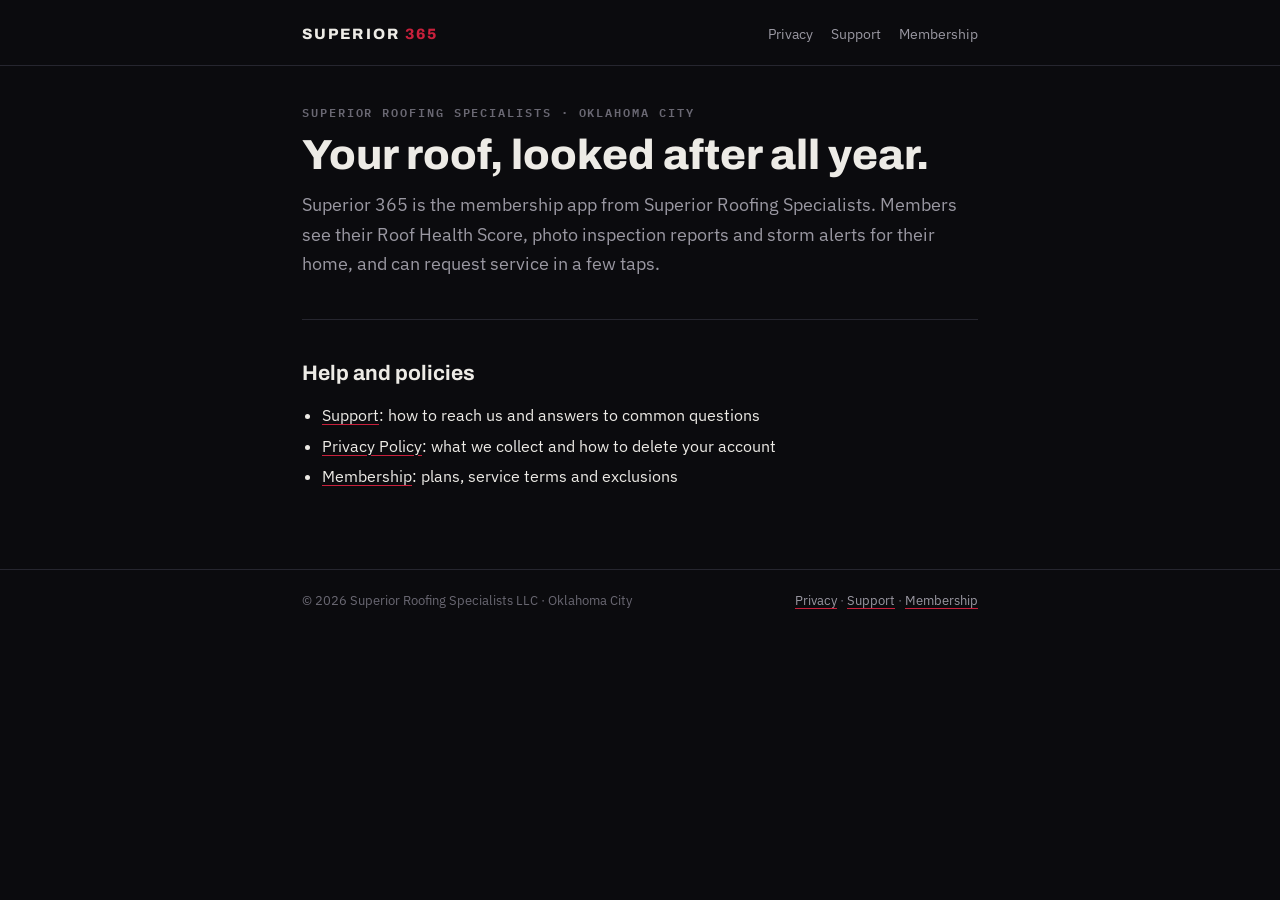
<file: index.html>
<!doctype html>
<html lang="en">
<head>
<meta charset="utf-8">
<meta name="viewport" content="width=device-width, initial-scale=1">
<title>Superior 365 · Superior Roofing Specialists</title>
<meta name="description" content="Superior 365 is the roof membership app from Superior Roofing Specialists in Oklahoma City.">
<link rel="preconnect" href="https://fonts.googleapis.com"><link rel="preconnect" href="https://fonts.gstatic.com" crossorigin>
<link href="https://fonts.googleapis.com/css2?family=Archivo:wght@700;800&family=IBM+Plex+Mono:wght@600&family=IBM+Plex+Sans:wght@400;600&display=swap" rel="stylesheet">
<link rel="stylesheet" href="style.css">
</head>
<body>
<header><div class="wrap">
  <a class="mark" href="./" aria-current="page">Superior <span>365</span></a>
  <nav aria-label="Pages"><a href="privacy.html">Privacy</a><a href="support.html">Support</a><a href="membership.html">Membership</a></nav>
</div></header>
<main><div class="wrap">
<p class="eyebrow">Superior Roofing Specialists · Oklahoma City</p>
<h1>Your roof, looked after all year.</h1>
<p class="lede">Superior 365 is the membership app from Superior Roofing Specialists. Members see their Roof Health Score, photo inspection reports and storm alerts for their home, and can request service in a few taps.</p>
<hr>
<h2>Help and policies</h2>
<ul>
<li><a href="support.html">Support</a>: how to reach us and answers to common questions</li>
<li><a href="privacy.html">Privacy Policy</a>: what we collect and how to delete your account</li>
<li><a href="membership.html">Membership</a>: plans, service terms and exclusions</li>
</ul>
</div></main>
<footer><div class="wrap">
  <span>© 2026 Superior Roofing Specialists LLC · Oklahoma City</span>
  <span><a href="privacy.html">Privacy</a> · <a href="support.html">Support</a> · <a href="membership.html">Membership</a></span>
</div></footer>
</body>
</html>
</file>
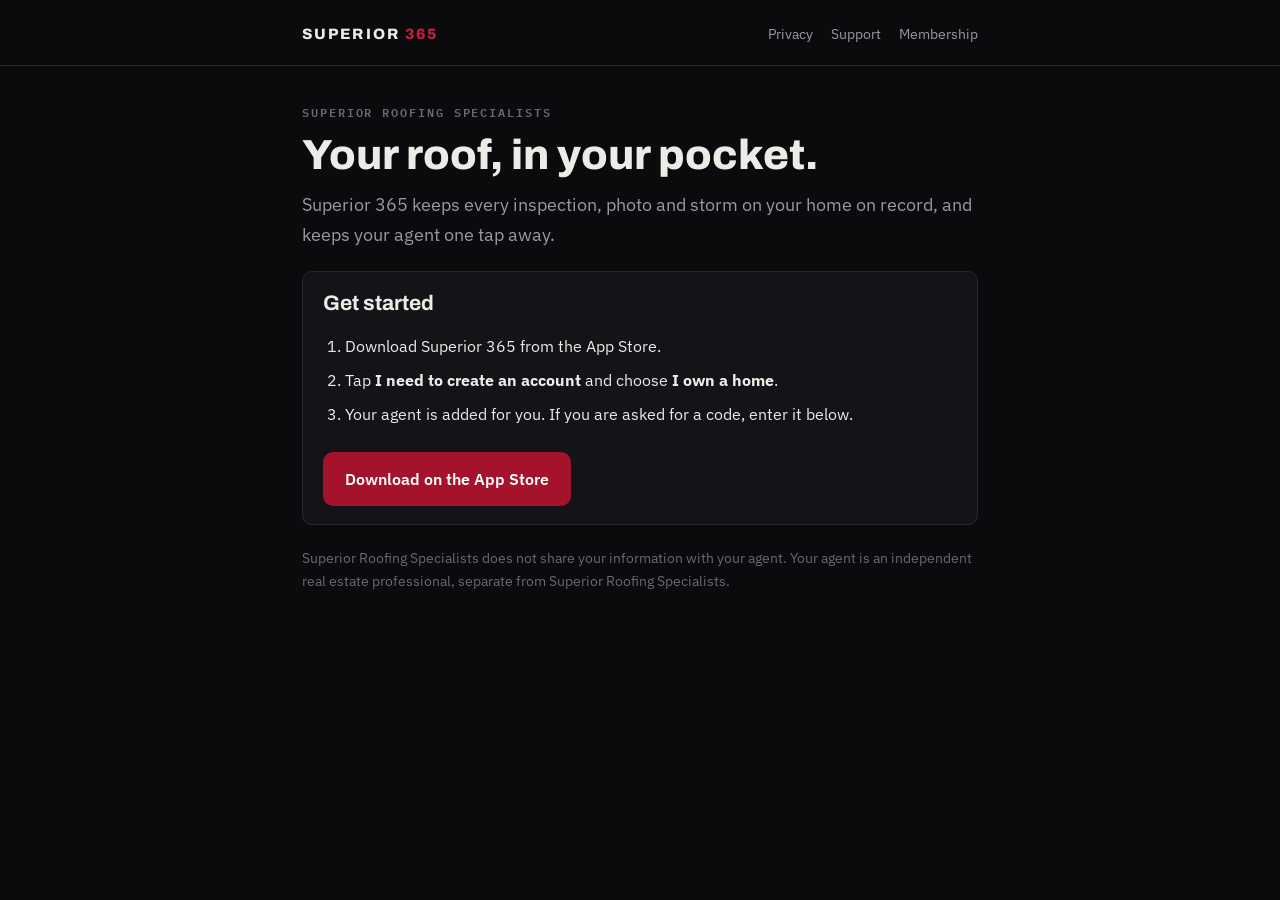
<file: agent.html>
<!doctype html>
<html lang="en">
<head>
<meta charset="utf-8">
<meta name="viewport" content="width=device-width, initial-scale=1">
<title>Your agent recommends Superior 365</title>
<meta name="description" content="Download Superior 365 from Superior Roofing Specialists and enter your agent's code when you create your account.">
<link rel="preconnect" href="https://fonts.googleapis.com"><link rel="preconnect" href="https://fonts.gstatic.com" crossorigin>
<link href="https://fonts.googleapis.com/css2?family=Archivo:wght@700;800&family=IBM+Plex+Mono:wght@600&family=IBM+Plex+Sans:wght@400;600&display=swap" rel="stylesheet">
<link rel="stylesheet" href="style.css">
<style>
.agent{display:flex;gap:16px;align-items:center}
.initials{width:64px;height:64px;border-radius:50%;border:2px solid var(--accent-deep);display:grid;place-items:center;
  font:800 24px/1 "Archivo",Helvetica,Arial,sans-serif;color:var(--muted);background:#1A1A21;flex:none}
.agent .name{font:800 22px/1.2 "Archivo",Helvetica,Arial,sans-serif;margin:0}
.agent .by{color:var(--muted);margin:2px 0 0;font-size:15px}
.code{font:600 34px/1 "IBM Plex Mono",ui-monospace,Menlo,monospace;letter-spacing:.12em;margin:8px 0 4px}
.steps{padding-left:22px}
.steps li{margin:8px 0}
.store{display:inline-block;background:var(--accent-deep);color:#fff;text-decoration:none;font-weight:600;
  padding:14px 22px;border-radius:10px;margin-top:8px}
.store:hover{background:var(--accent);color:#fff}
</style>
</head>
<body>
<header><div class="wrap">
  <a class="mark" href="./">Superior <span>365</span></a>
  <nav aria-label="Pages"><a href="privacy.html">Privacy</a><a href="support.html">Support</a><a href="membership.html">Membership</a></nav>
</div></header>
<main><div class="wrap">
<p class="eyebrow">Superior Roofing Specialists</p>
<h1>Your roof, in your pocket.</h1>
<p class="lede">Superior 365 keeps every inspection, photo and storm on your home on record, and keeps your agent one tap away.</p>

<div class="panel" id="agent-panel" hidden>
  <div class="agent">
    <div class="initials" id="initials"></div>
    <div>
      <p class="name" id="agent-name"></p>
      <p class="by" id="agent-by"></p>
    </div>
  </div>
</div>

<div class="panel">
  <h2>Get started</h2>
  <p id="open-line" hidden><a class="store" id="open-app" href="#">Open in the Superior 365 app</a></p>
  <ol class="steps">
    <li>Download Superior 365 from the App Store.</li>
    <li>Tap <strong>I need to create an account</strong> and choose <strong>I own a home</strong>.</li>
    <li id="code-step">Your agent is added for you. If you are asked for a code, enter it below.</li>
  </ol>
  <div id="code-box" hidden>
    <p class="eyebrow" style="margin:18px 0 0">Your agent's code</p>
    <p class="code" id="code"></p>
  </div>
  <a class="store" href="https://apps.apple.com/us/app/superior-365/id6806151788">Download on the App Store</a>
</div>

<p class="meta">Superior Roofing Specialists does not share your information with your agent. Your agent is an independent real estate professional, separate from Superior Roofing Specialists.</p>
</div></main>
<script>
(function () {
  var raw = new URLSearchParams(location.search).get('code') || '';
  var code = raw.toUpperCase().replace(/[^A-Z0-9]/g, '').slice(0, 12);
  if (!code) return;
  document.getElementById('code').textContent = code;
  document.getElementById('code-box').hidden = false;
  document.getElementById('code-step').innerHTML =
    'Your agent is added for you. If you are ever asked, the code is <strong>' + code + '</strong>.';

  // If the app is already on this phone, hand the code straight to it, so
  // nobody has to read a code off a screen and type it back in. iOS opens the
  // app and this page stays where it is; if the app is not installed nothing
  // happens at all and the App Store button below is the way in.
  var appUrl = 'srs365://agent?code=' + encodeURIComponent(code);
  var open = document.getElementById('open-app');
  open.href = appUrl;
  document.getElementById('open-line').hidden = false;
  if (/iPhone|iPad|iPod/.test(navigator.userAgent)) {
    setTimeout(function () { window.location.href = appUrl; }, 400);
  }
  fetch('https://pvcdtjzmzesivhnrexss.supabase.co/rest/v1/rpc/public_agent_card', {
    method: 'POST',
    headers: {
      'apikey': 'sb_publishable_8JPbFXzAJgUyGdnwUzZzLA_nXBi3cWP',
      'Content-Type': 'application/json'
    },
    body: JSON.stringify({ p_code: code })
  }).then(function (r) { return r.ok ? r.json() : null; }).then(function (a) {
    if (!a || !a.full_name) return;
    var parts = a.full_name.trim().split(/\s+/);
    document.getElementById('initials').textContent = parts.slice(0, 2).map(function (p) { return p[0]; }).join('').toUpperCase();
    document.getElementById('agent-name').textContent = a.full_name;
    document.getElementById('agent-by').textContent = a.title ? a.title + ', ' + a.brokerage : a.brokerage;
    document.getElementById('agent-panel').hidden = false;
  }).catch(function () {});
})();
</script>
</body>
</html>
</file>
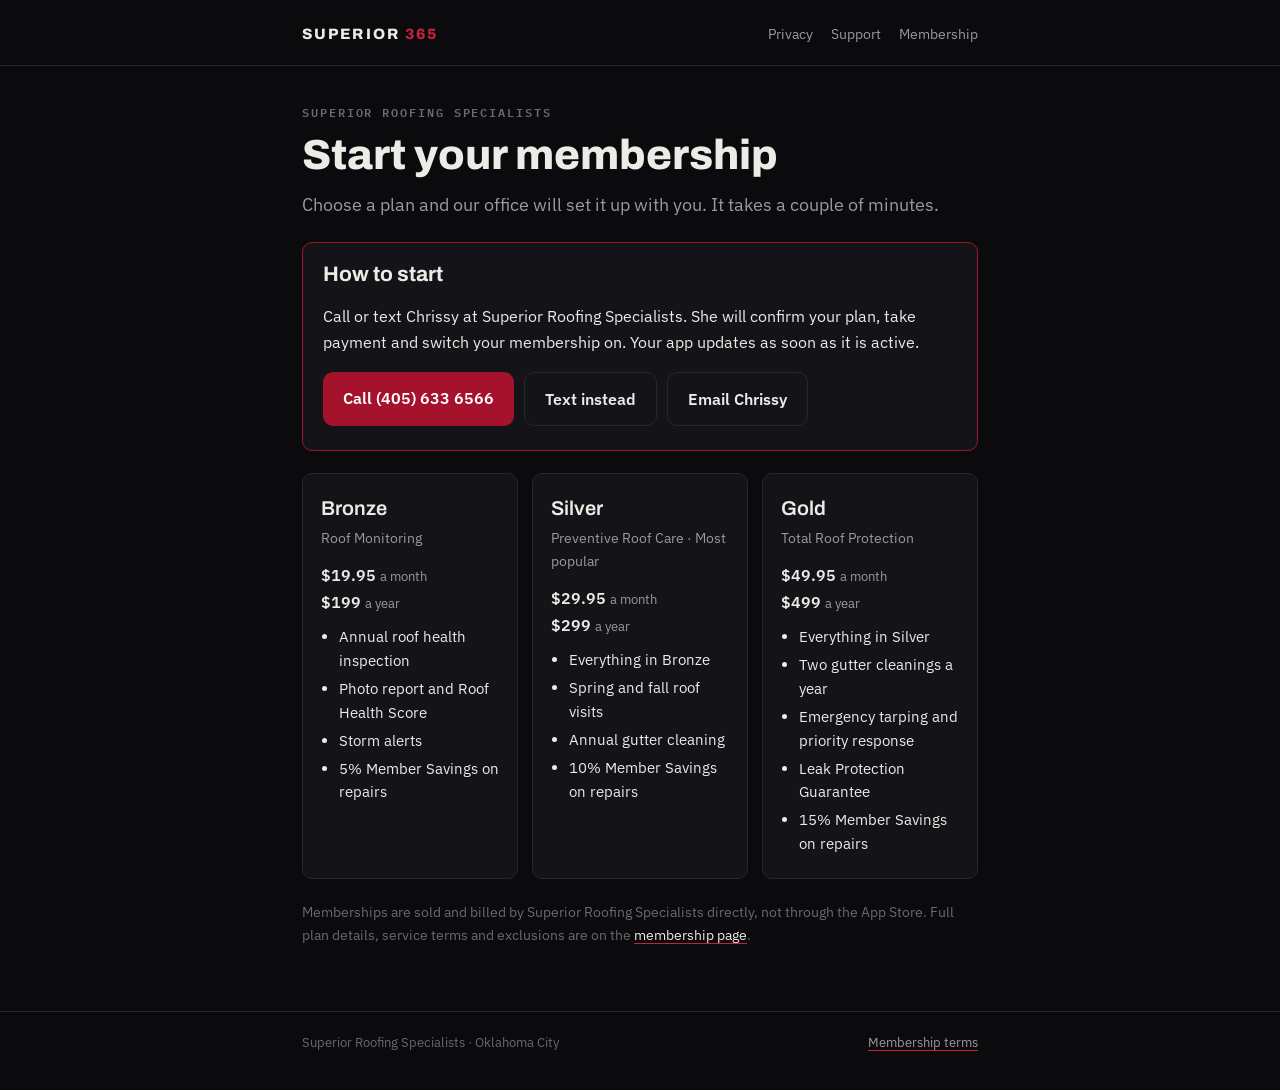
<file: join.html>
<!doctype html>
<html lang="en">
<head>
<meta charset="utf-8">
<meta name="viewport" content="width=device-width, initial-scale=1">
<title>Start your membership · Superior 365</title>
<meta name="description" content="Start your Superior 365 membership with Superior Roofing Specialists.">
<meta name="robots" content="noindex">
<link rel="preconnect" href="https://fonts.googleapis.com"><link rel="preconnect" href="https://fonts.gstatic.com" crossorigin>
<link href="https://fonts.googleapis.com/css2?family=Archivo:wght@700;800&family=IBM+Plex+Mono:wght@600&family=IBM+Plex+Sans:wght@400;600&display=swap" rel="stylesheet">
<link rel="stylesheet" href="style.css">
<style>
.plan.picked{border-color:var(--accent);box-shadow:0 0 0 1px var(--accent) inset}
.picked-tag{display:inline-block;font:600 11px/1 "IBM Plex Mono",ui-monospace,Menlo,monospace;letter-spacing:.12em;text-transform:uppercase;color:#fff;background:var(--accent-deep);border-radius:5px;padding:5px 7px;margin:0 0 10px}
.actions{display:flex;flex-wrap:wrap;gap:10px;margin:14px 0 6px}
.btn{display:inline-block;background:var(--accent-deep);color:#fff;text-decoration:none;font-weight:600;padding:13px 20px;border-radius:10px}
.btn:hover{background:var(--accent);color:#fff}
.btn.ghost{background:transparent;border:1px solid var(--line);color:var(--text)}
.ref{font:600 20px/1 "IBM Plex Mono",ui-monospace,Menlo,monospace;letter-spacing:.14em;margin:6px 0 2px}
</style>
</head>
<body>
<header><div class="wrap">
  <a class="mark" href="./">Superior <span>365</span></a>
  <nav aria-label="Pages"><a href="privacy.html">Privacy</a><a href="support.html">Support</a><a href="membership.html">Membership</a></nav>
</div></header>
<main><div class="wrap">
<p class="eyebrow">Superior Roofing Specialists</p>
<h1>Start your membership</h1>
<p class="lede" id="lede">Choose a plan and our office will set it up with you. It takes a couple of minutes.</p>

<div class="panel alert">
  <h2>How to start</h2>
  <p id="how">Call or text Chrissy at Superior Roofing Specialists. She will confirm your plan, take payment and switch your membership on. Your app updates as soon as it is active.</p>
  <div class="actions">
    <a class="btn" href="tel:4056336566">Call (405) 633 6566</a>
    <a class="btn ghost" href="sms:4056336566">Text instead</a>
    <a class="btn ghost" href="mailto:chrissy@srsokc.com?subject=Superior%20365%20membership">Email Chrissy</a>
  </div>
  <div id="ref-box" hidden>
    <p class="meta" style="margin-top:14px">Give the office this reference so they can match it to your app account:</p>
    <p class="ref" id="ref"></p>
  </div>
</div>

<div class="cards" id="plans">
  <div class="plan" data-plan="bronze">
    <h3>Bronze</h3><p class="tag">Roof Monitoring</p>
    <p class="price"><span data-m>$19.95</span> <small>a month</small><br><span data-a>$199</span> <small>a year</small></p>
    <ul><li>Annual roof health inspection</li><li>Photo report and Roof Health Score</li><li>Storm alerts</li><li>5% Member Savings on repairs</li></ul>
  </div>
  <div class="plan" data-plan="silver">
    <h3>Silver</h3><p class="tag">Preventive Roof Care · Most popular</p>
    <p class="price"><span data-m>$29.95</span> <small>a month</small><br><span data-a>$299</span> <small>a year</small></p>
    <ul><li>Everything in Bronze</li><li>Spring and fall roof visits</li><li>Annual gutter cleaning</li><li>10% Member Savings on repairs</li></ul>
  </div>
  <div class="plan" data-plan="gold">
    <h3>Gold</h3><p class="tag">Total Roof Protection</p>
    <p class="price"><span data-m>$49.95</span> <small>a month</small><br><span data-a>$499</span> <small>a year</small></p>
    <ul><li>Everything in Silver</li><li>Two gutter cleanings a year</li><li>Emergency tarping and priority response</li><li>Leak Protection Guarantee</li><li>15% Member Savings on repairs</li></ul>
  </div>
</div>

<p class="meta" style="margin-top:22px">Memberships are sold and billed by Superior Roofing Specialists directly, not through the App Store. Full plan details, service terms and exclusions are on the <a href="membership.html">membership page</a>.</p>
</div></main>
<footer><div class="wrap"><span>Superior Roofing Specialists · Oklahoma City</span><a href="membership.html">Membership terms</a></div></footer>
<script>
(function () {
  var q = new URLSearchParams(location.search);
  var plan = (q.get('plan') || '').toLowerCase();
  var billing = (q.get('billing') || '').toLowerCase() === 'annual' ? 'annual' : 'monthly';
  var ref = (q.get('ref') || '').replace(/[^a-zA-Z0-9]/g, '').slice(0, 8).toUpperCase();
  var names = { bronze: 'Bronze', silver: 'Silver', gold: 'Gold' };

  function money(n, whole) {
    var v = Number(n);
    if (!isFinite(v)) return null;
    return '$' + (whole && v % 1 === 0 ? v.toFixed(0) : v.toFixed(2));
  }

  // Prices come from the same catalogue the app shows, so this page never
  // disagrees with it. The numbers written above are only the fallback.
  fetch('https://pvcdtjzmzesivhnrexss.supabase.co/rest/v1/plans?select=key,monthly,annual&active=eq.true', {
    headers: { apikey: 'sb_publishable_8JPbFXzAJgUyGdnwUzZzLA_nXBi3cWP' }
  }).then(function (r) { return r.ok ? r.json() : []; }).then(function (rows) {
    rows.forEach(function (p) {
      var card = document.querySelector('.plan[data-plan="' + p.key + '"]');
      if (!card) return;
      var m = money(p.monthly), a = money(p.annual, true);
      if (m) card.querySelector('[data-m]').textContent = m;
      if (a) card.querySelector('[data-a]').textContent = a;
      if (p.key === plan) showChoice(card);
    });
  }).catch(function () {});

  function showChoice(card) {
    var price = billing === 'annual'
      ? card.querySelector('[data-a]').textContent + ' a year'
      : card.querySelector('[data-m]').textContent + ' a month';
    document.getElementById('lede').textContent =
      'You chose ' + names[plan] + ', ' + price + '. Our office will set it up with you.';
    document.getElementById('how').textContent =
      'Call or text Chrissy at Superior Roofing Specialists and tell her you chose ' + names[plan] +
      ' in the app. She will take payment and switch your membership on, and your app updates as soon as it is active.';
  }

  if (names[plan]) {
    var card = document.querySelector('.plan[data-plan="' + plan + '"]');
    card.classList.add('picked');
    var tag = document.createElement('span');
    tag.className = 'picked-tag';
    tag.textContent = 'Your choice';
    card.insertBefore(tag, card.firstChild);
    showChoice(card);
  }
  if (ref) {
    document.getElementById('ref').textContent = ref;
    document.getElementById('ref-box').hidden = false;
  }
})();
</script>
</body>
</html>
</file>
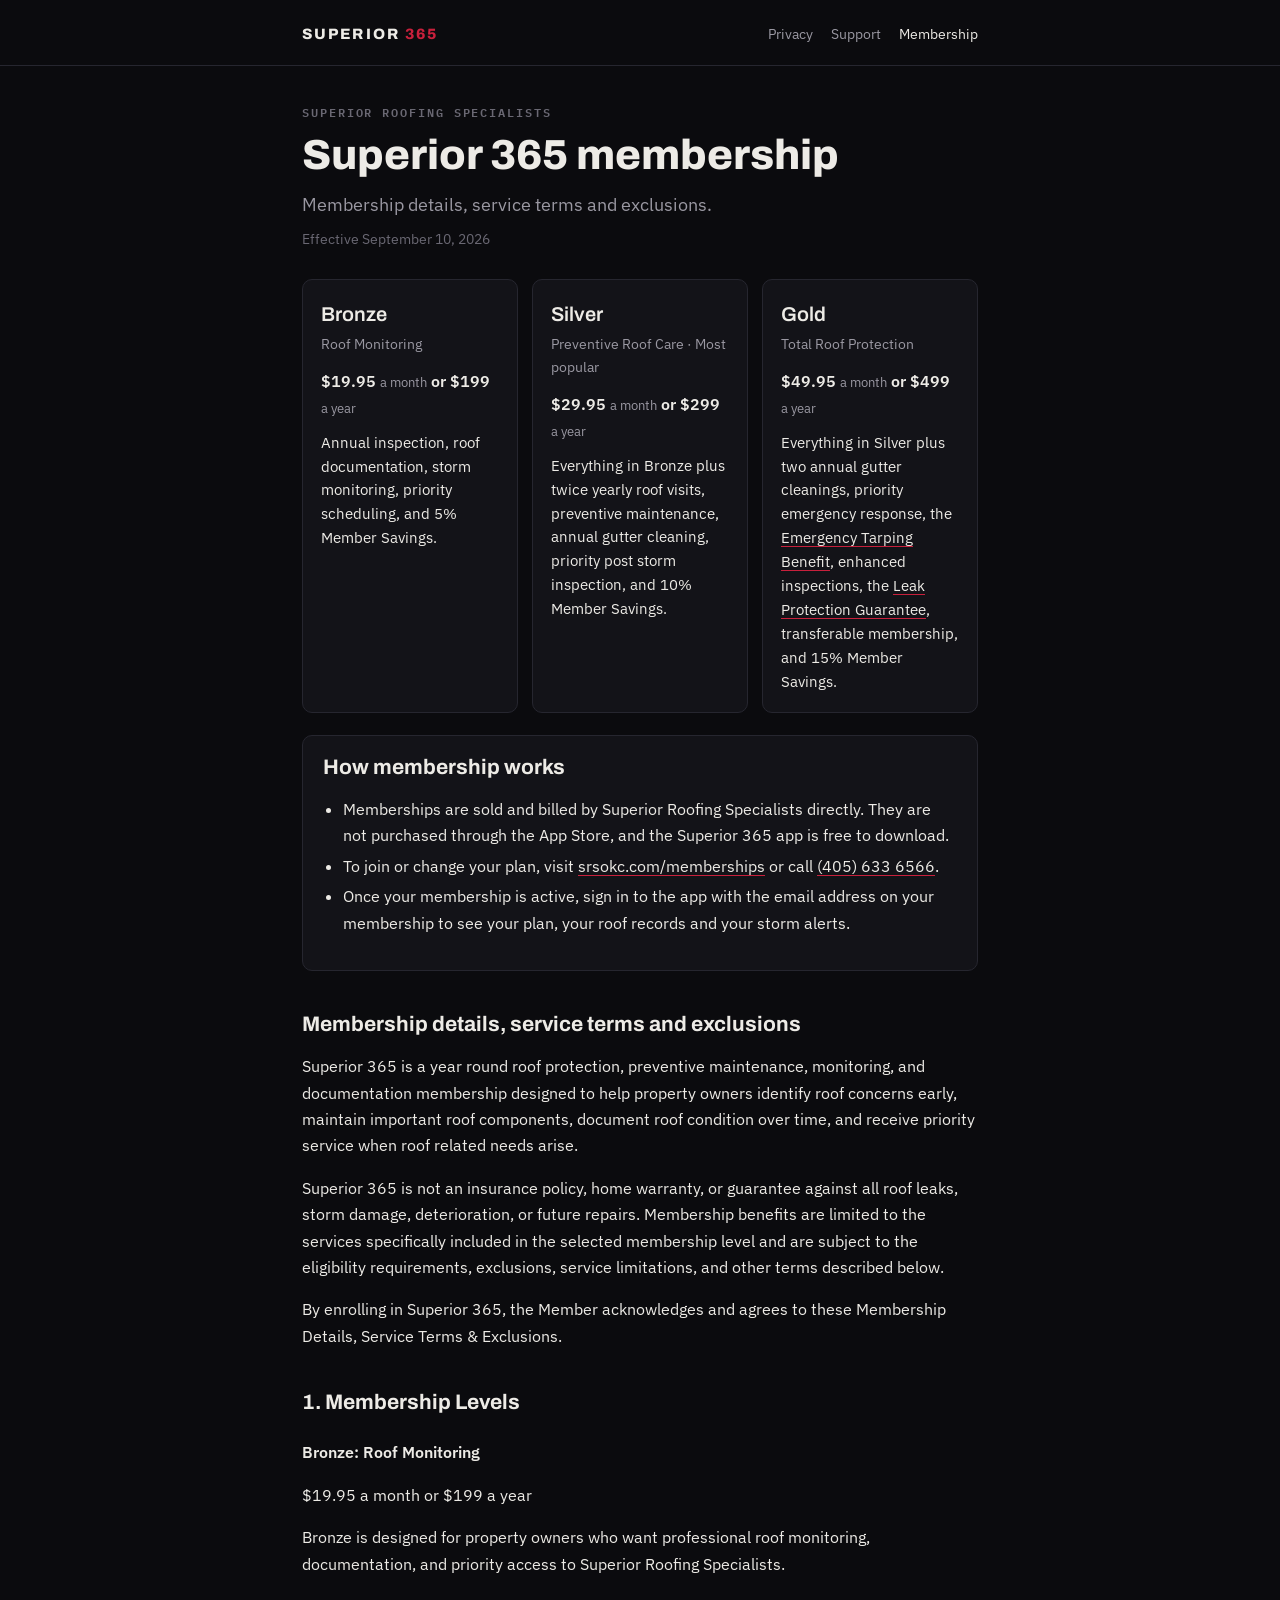
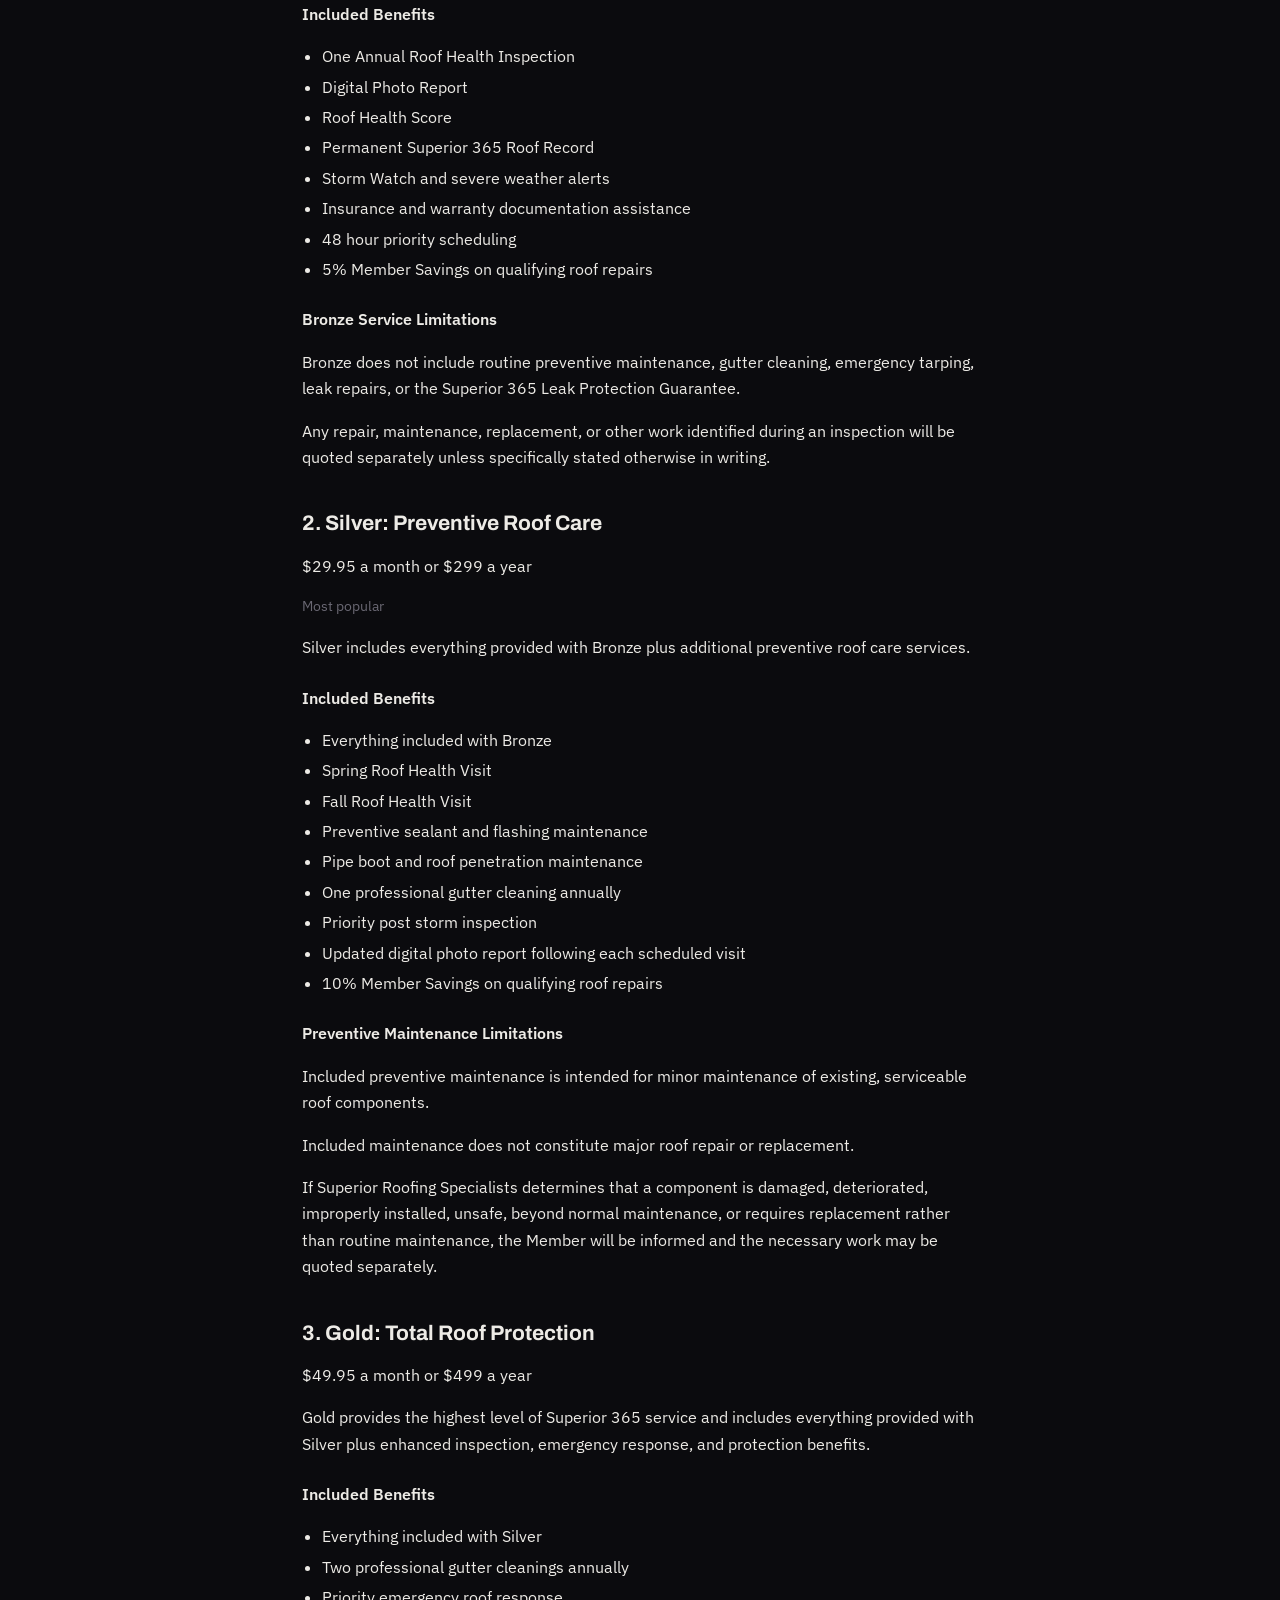
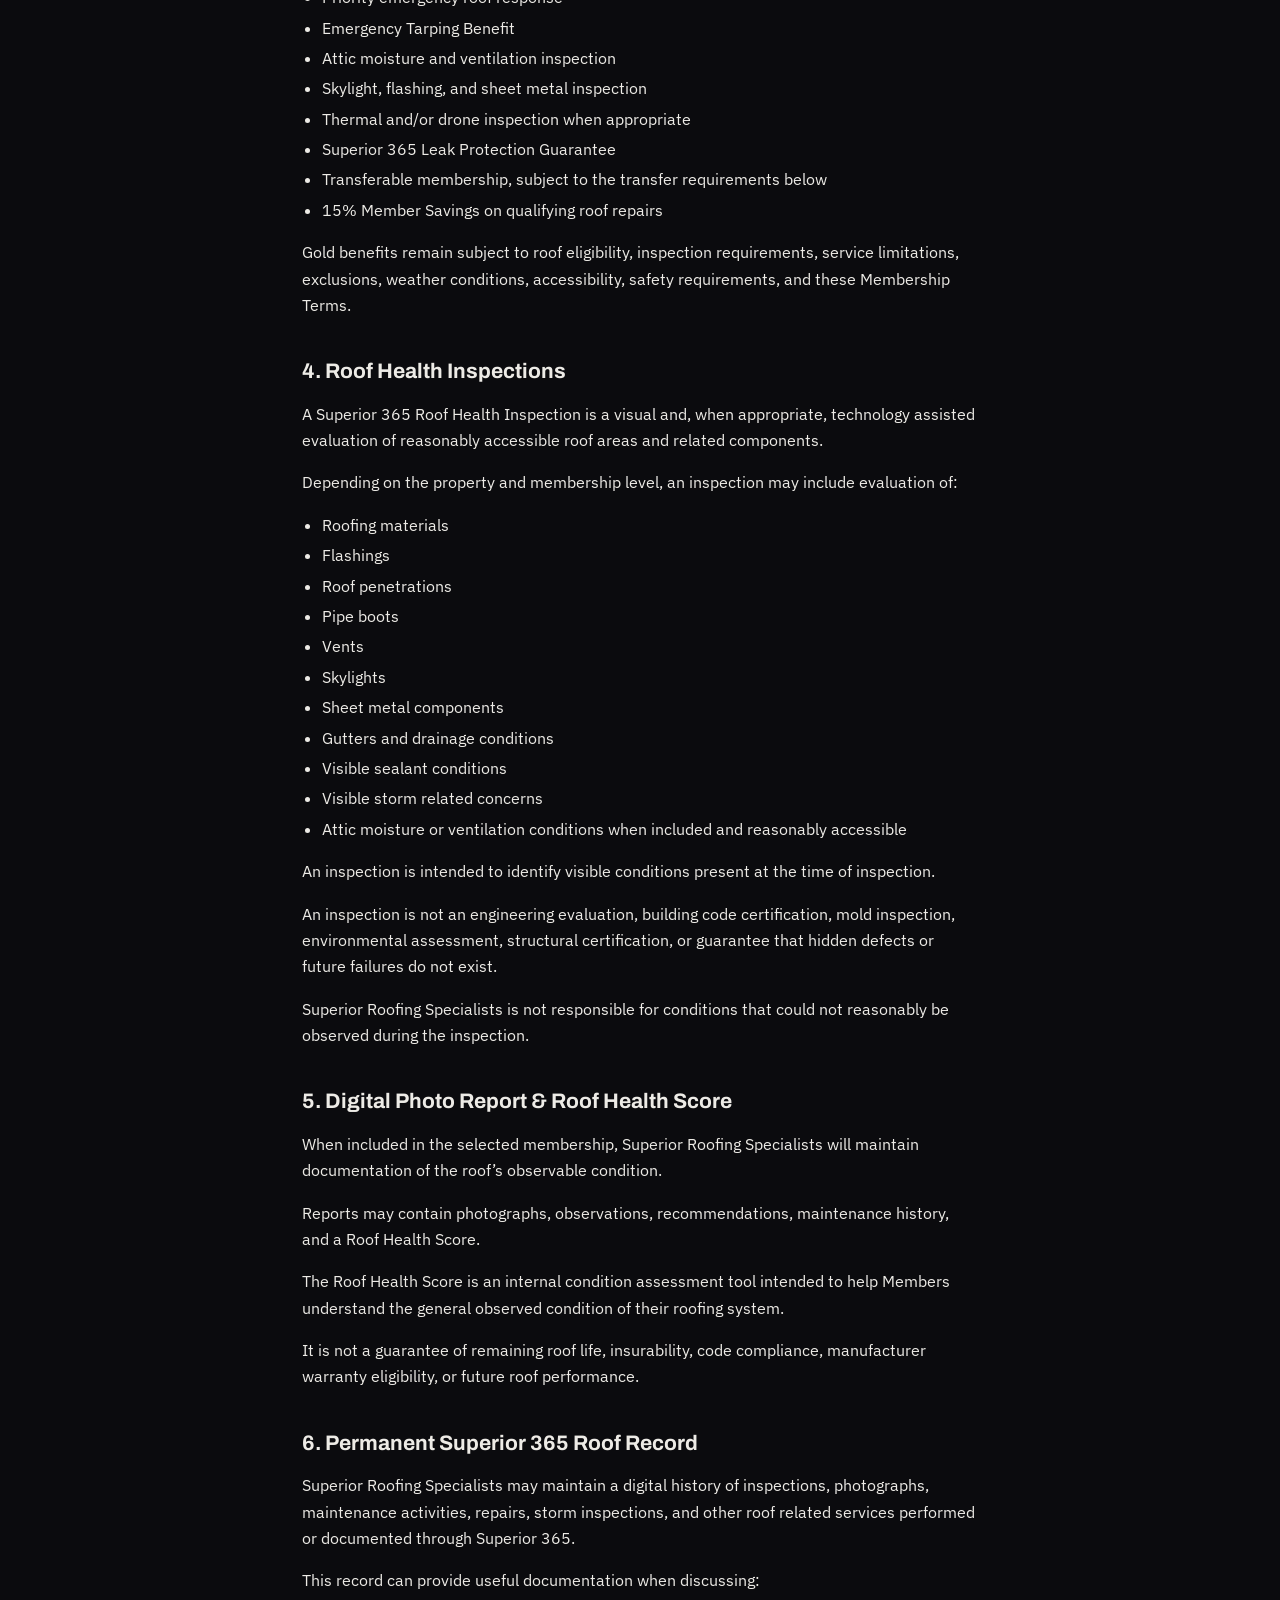
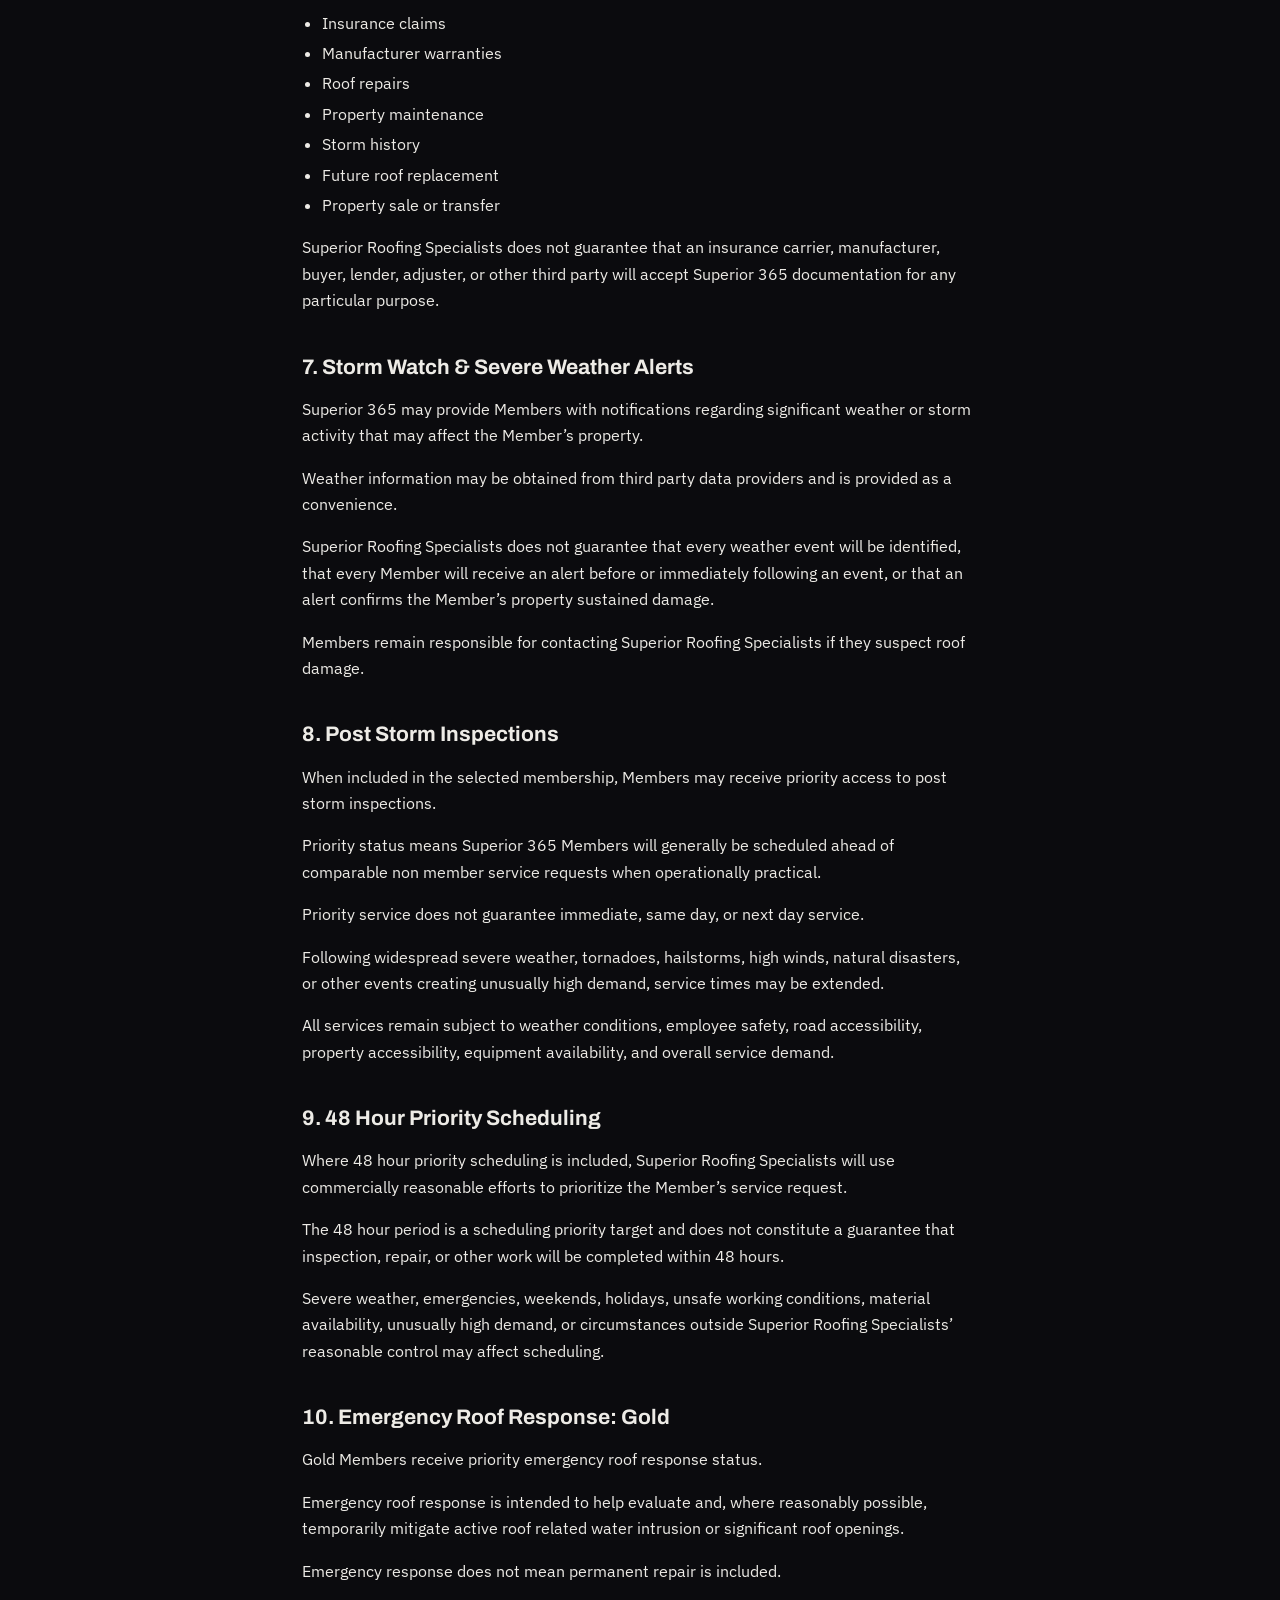
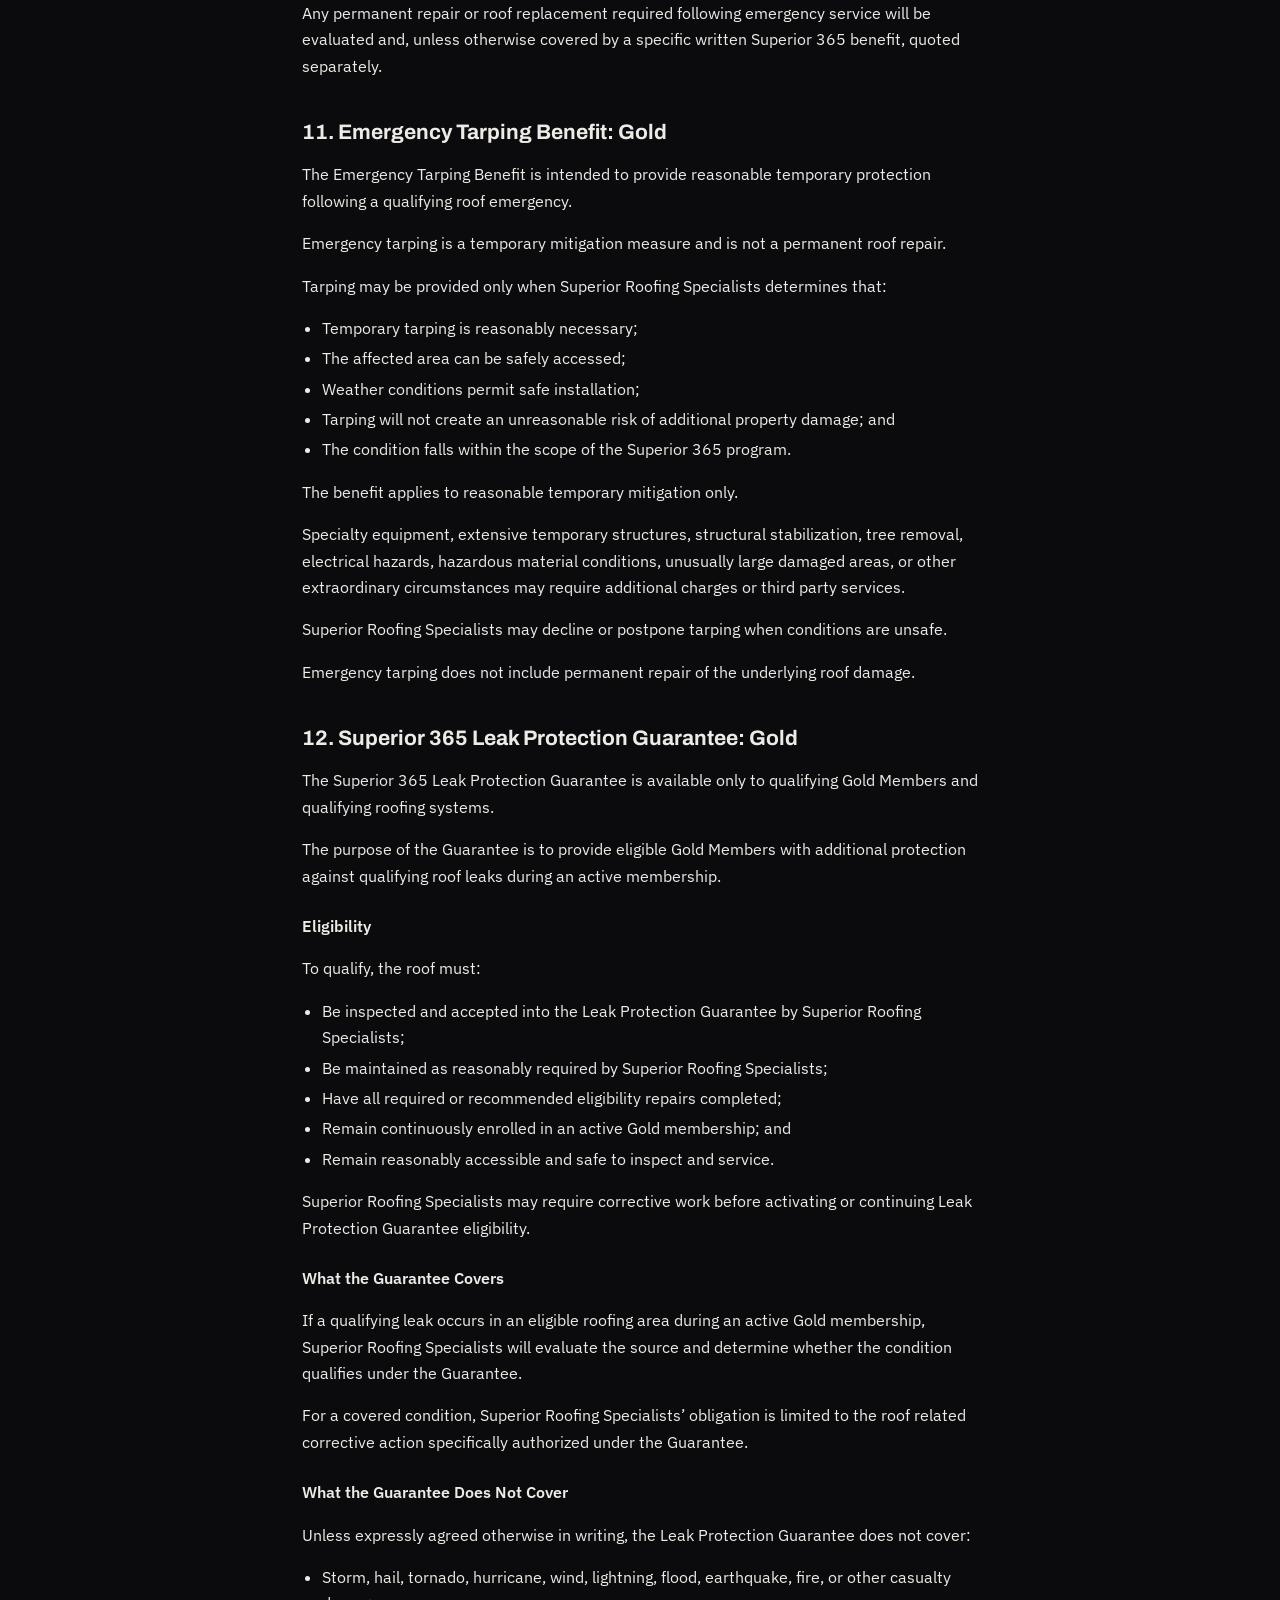
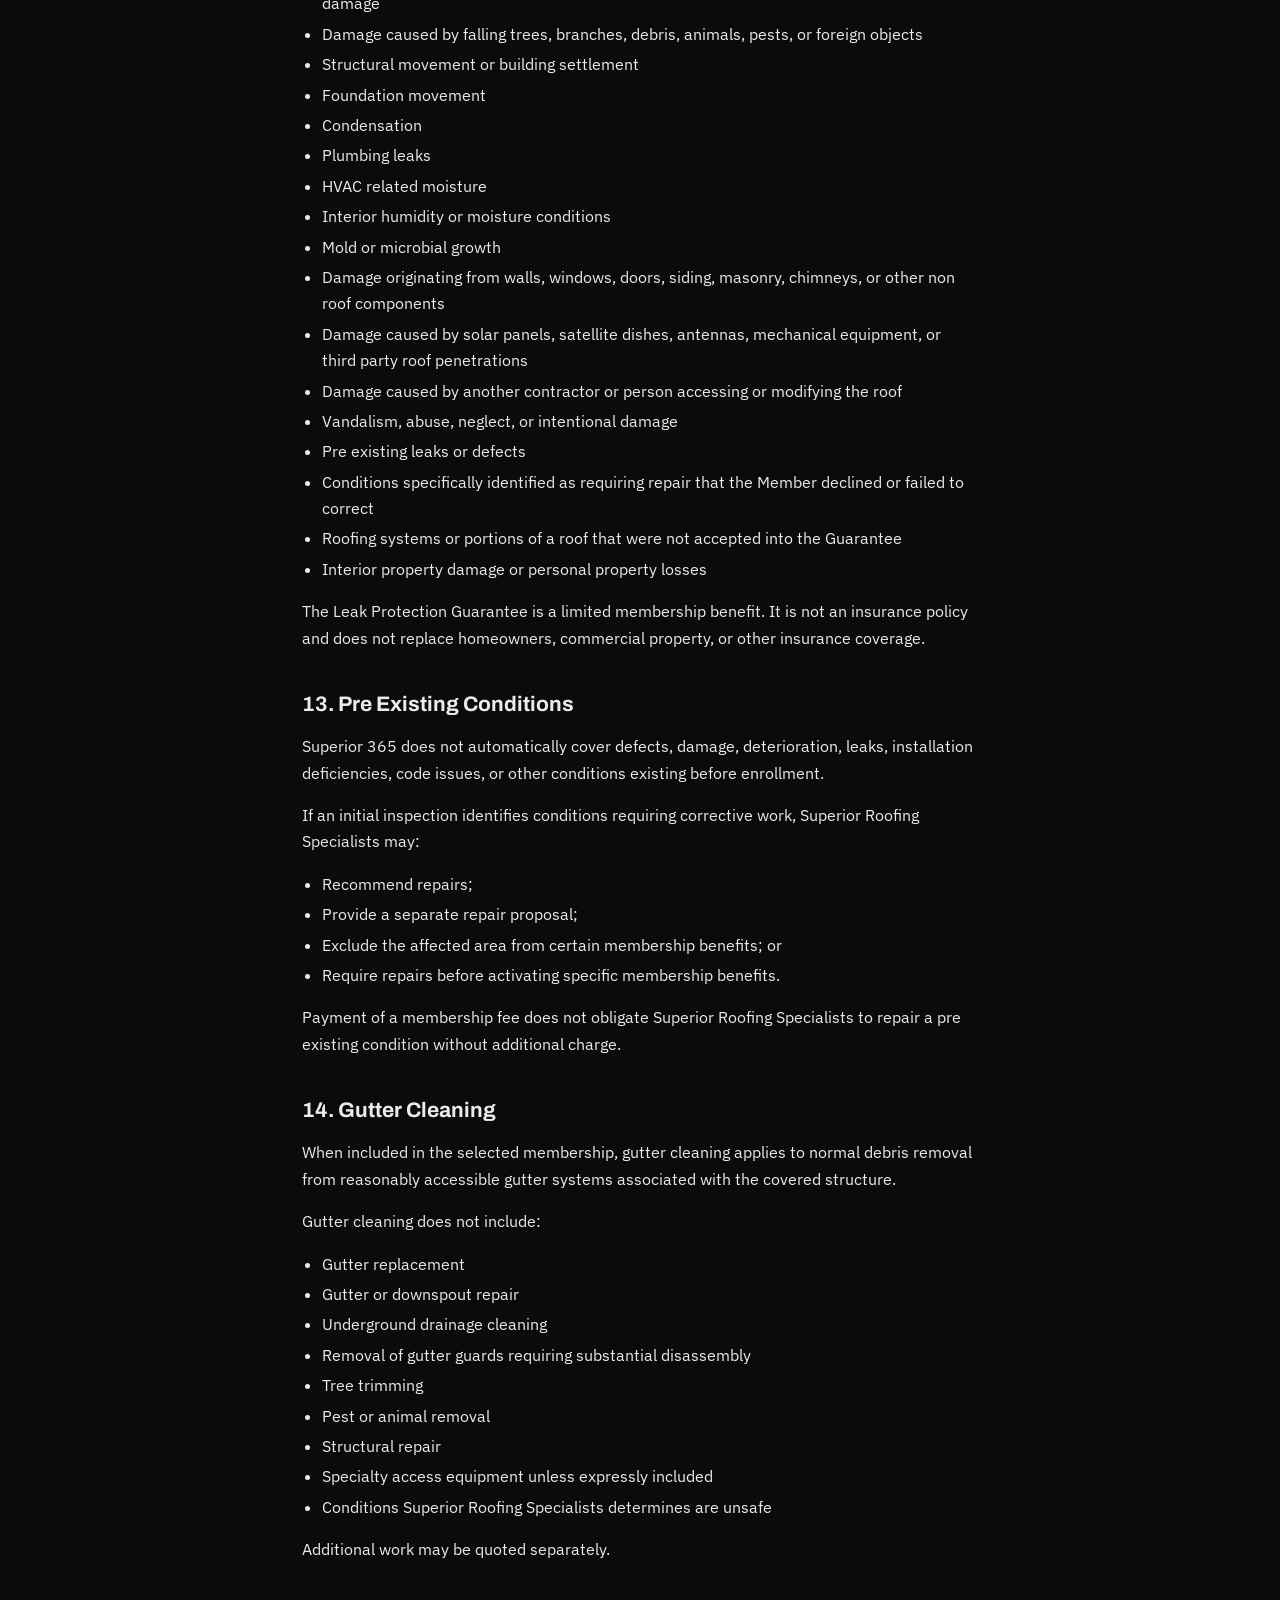
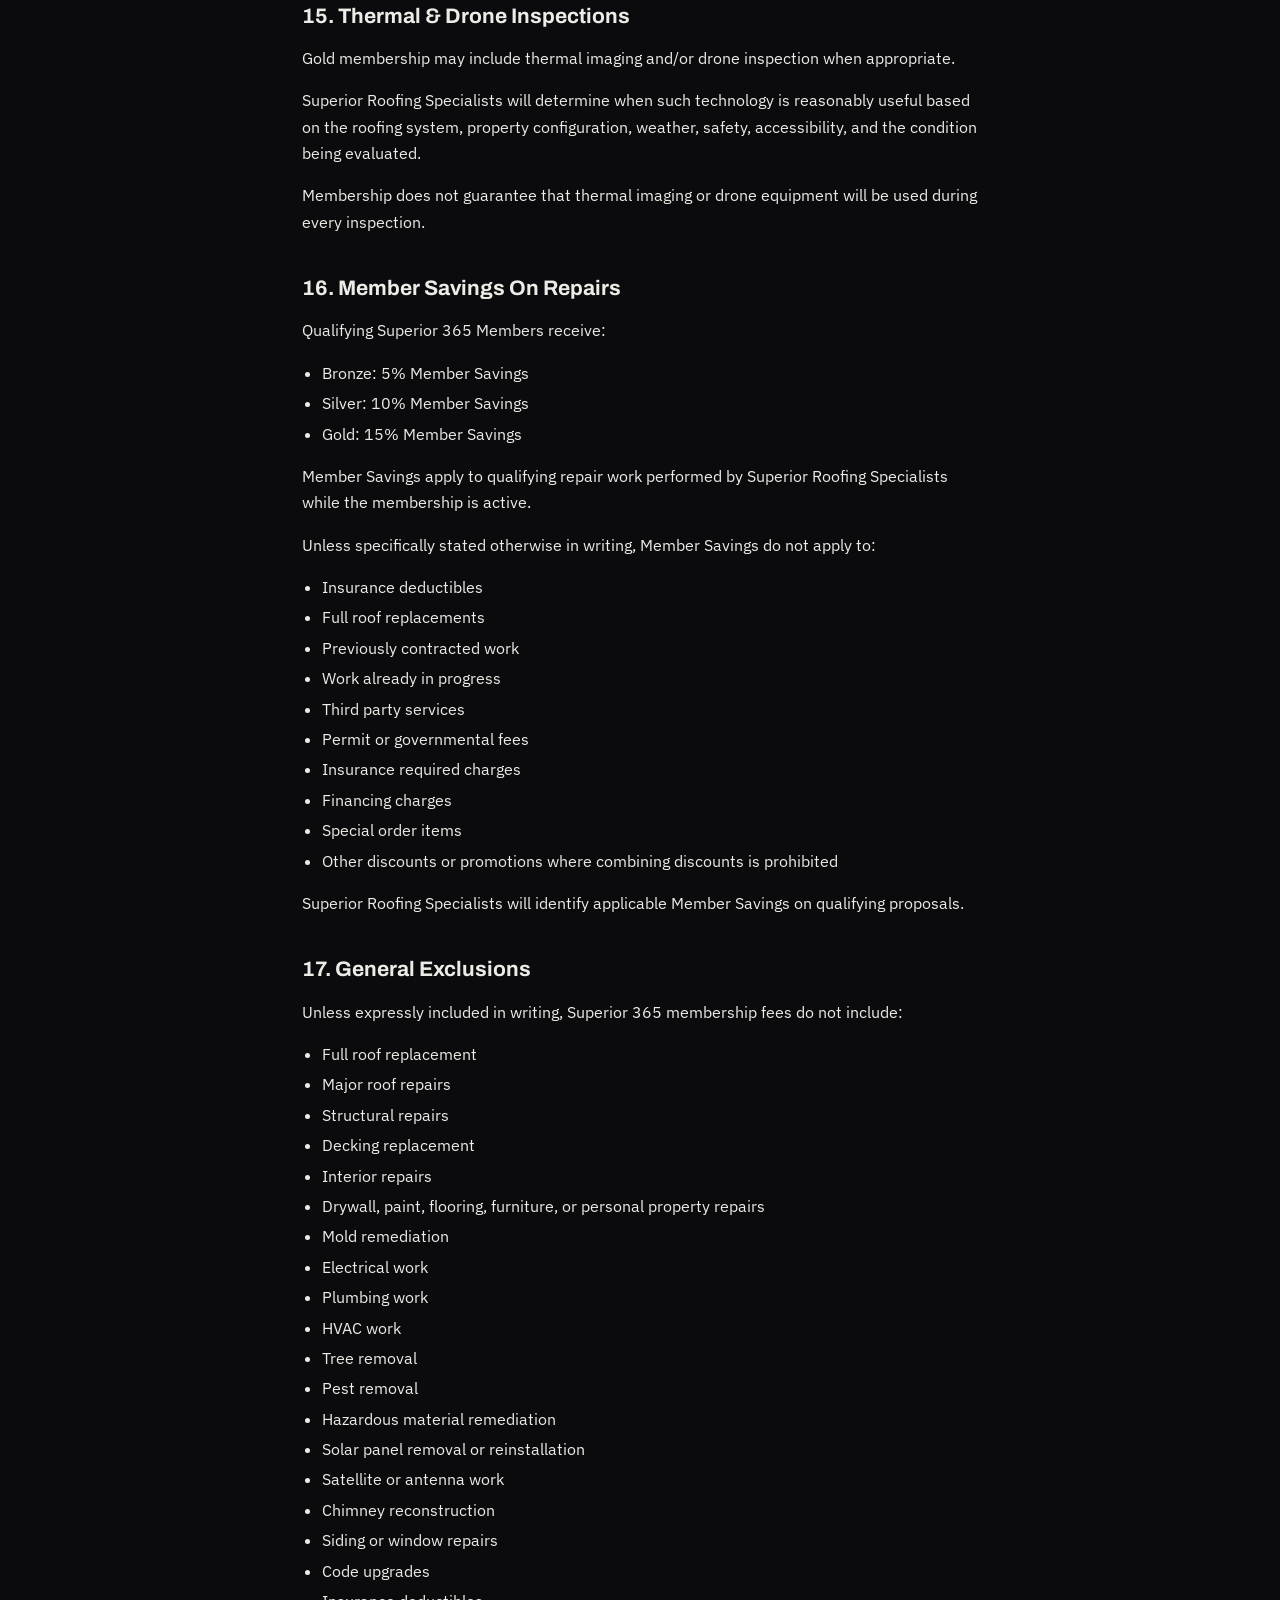
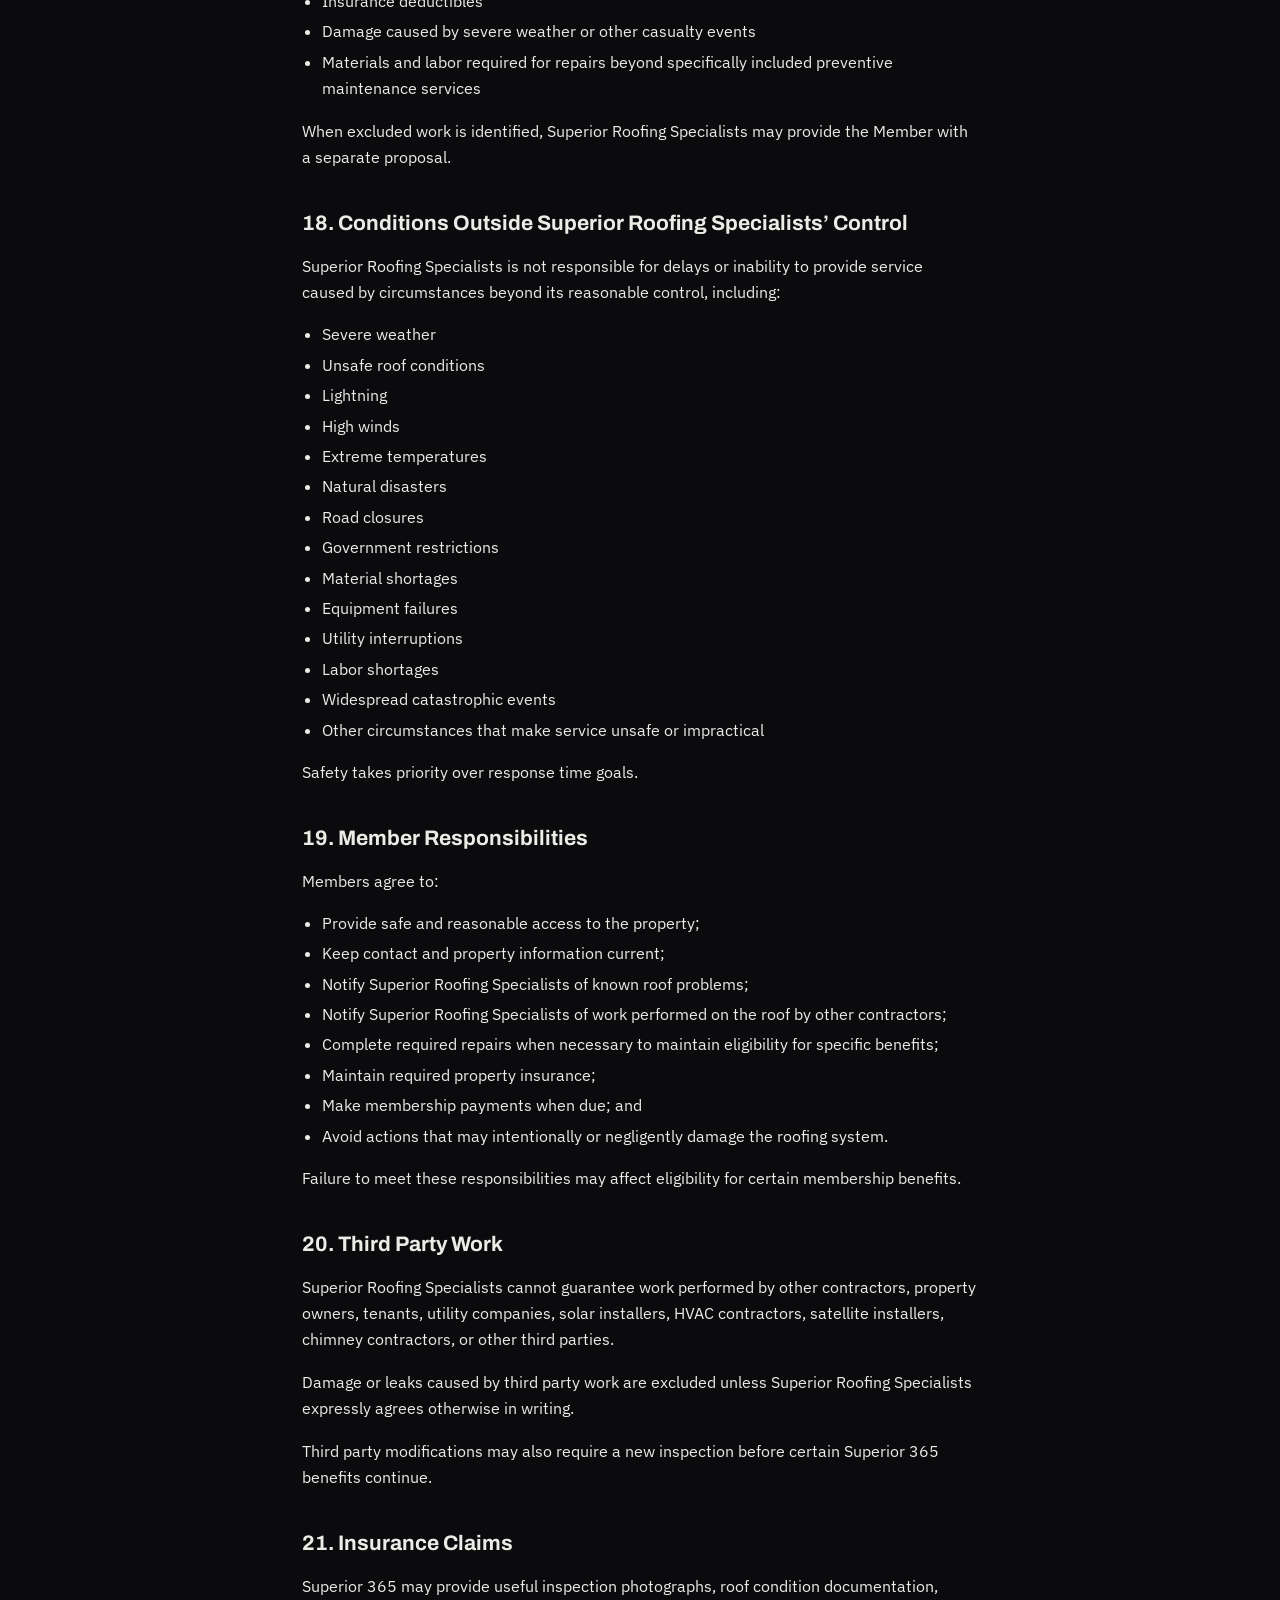
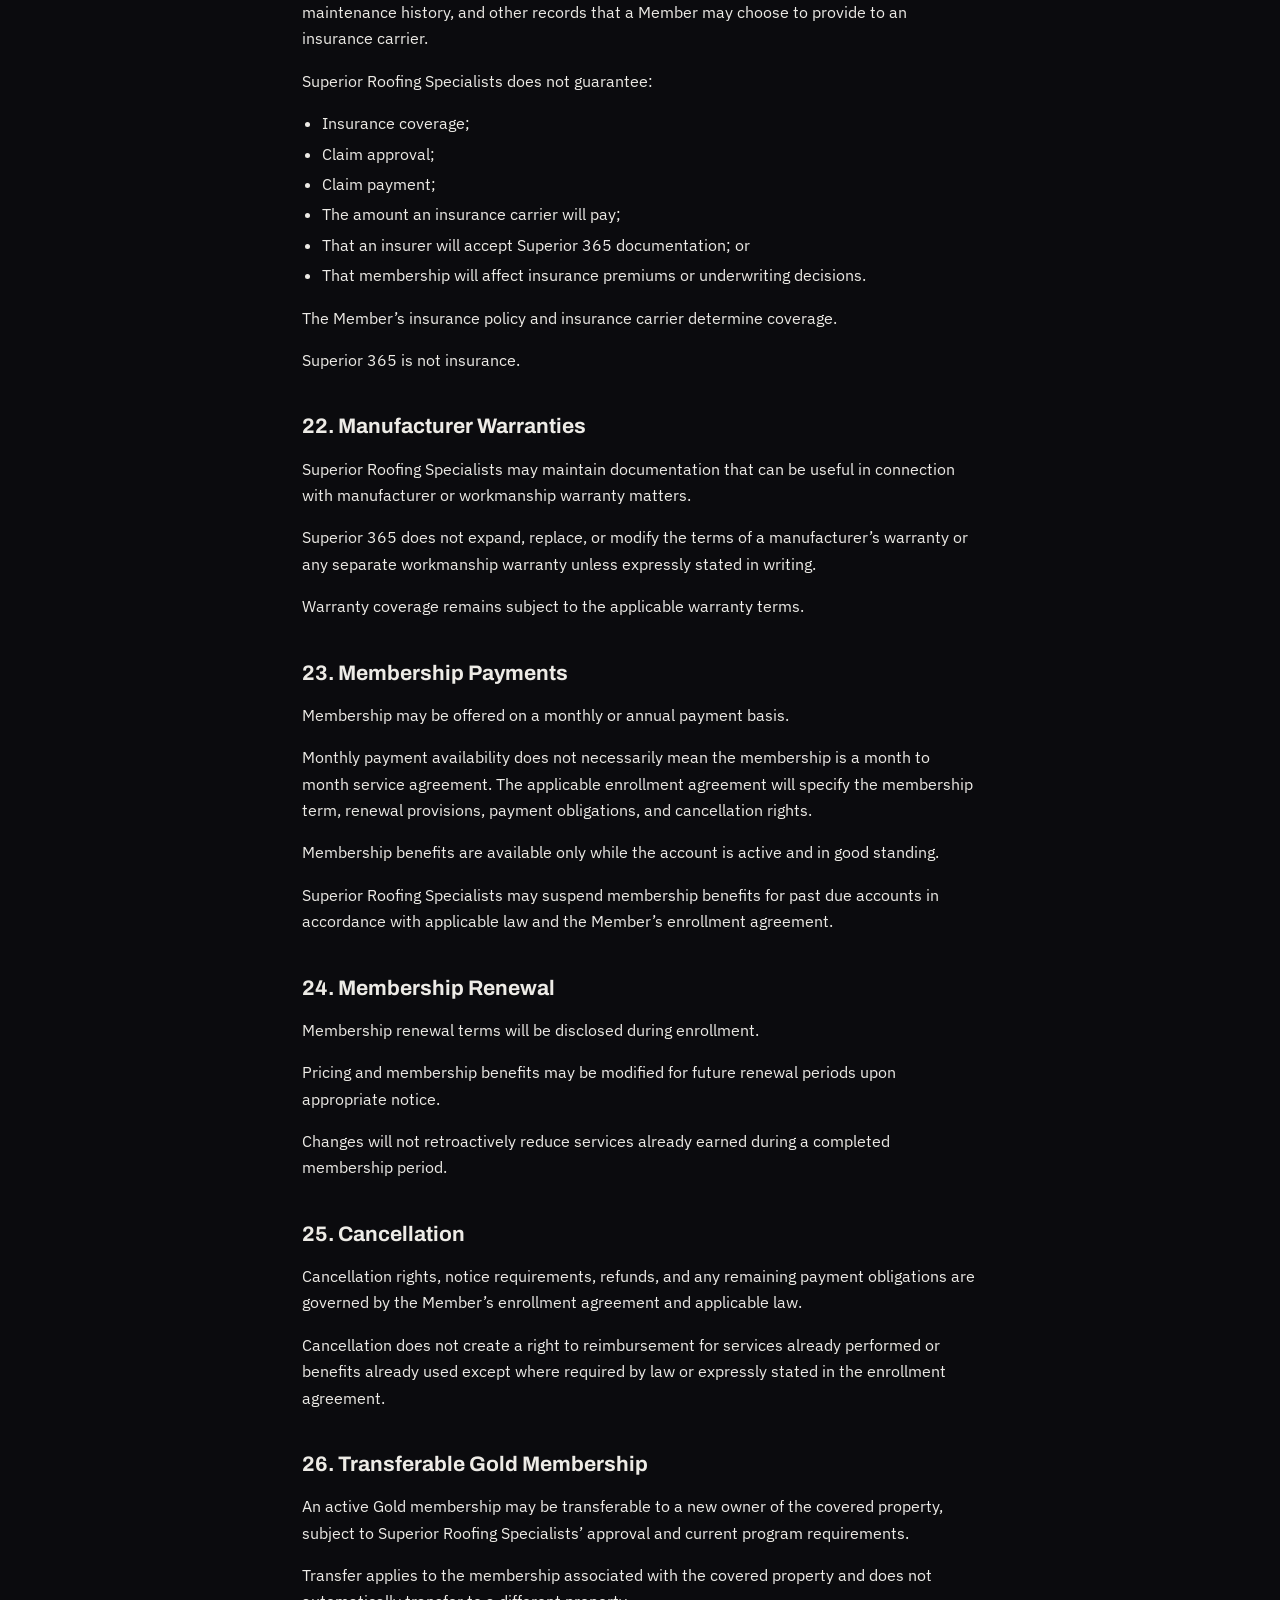
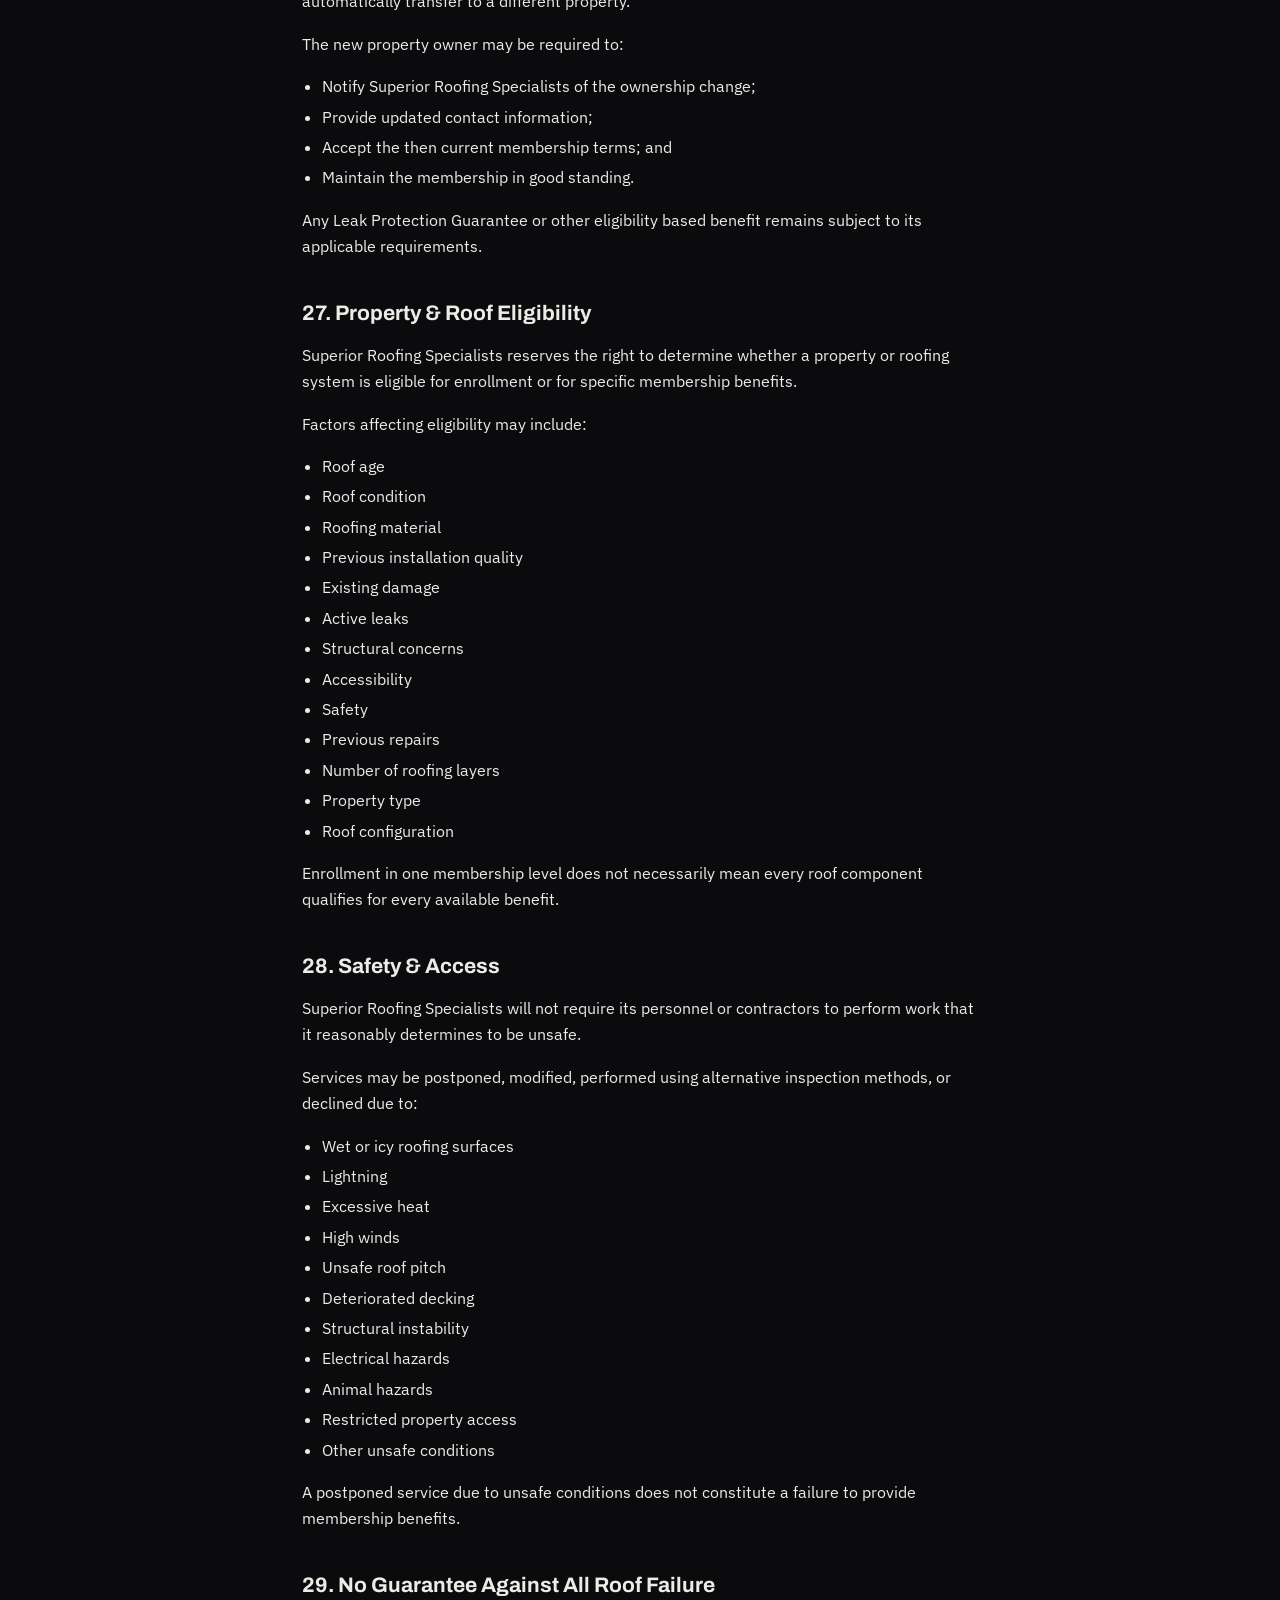
<file: membership.html>
<!doctype html>
<html lang="en">
<head>
<meta charset="utf-8">
<meta name="viewport" content="width=device-width, initial-scale=1">
<title>Membership · Superior 365</title>
<meta name="description" content="Superior 365 membership plans, service terms and exclusions from Superior Roofing Specialists.">
<link rel="preconnect" href="https://fonts.googleapis.com"><link rel="preconnect" href="https://fonts.gstatic.com" crossorigin>
<link href="https://fonts.googleapis.com/css2?family=Archivo:wght@700;800&family=IBM+Plex+Mono:wght@600&family=IBM+Plex+Sans:wght@400;600&display=swap" rel="stylesheet">
<link rel="stylesheet" href="style.css">
</head>
<body>
<header><div class="wrap">
  <a class="mark" href="./">Superior <span>365</span></a>
  <nav aria-label="Pages"><a href="privacy.html">Privacy</a><a href="support.html">Support</a><a href="membership.html" aria-current="page">Membership</a></nav>
</div></header>
<main><div class="wrap">
<p class="eyebrow">Superior Roofing Specialists</p>
<h1>Superior 365 membership</h1>
<p class="lede">Membership details, service terms and exclusions.</p>
<p class="meta">Effective September 10, 2026</p>

<div class="cards" style="margin-top:28px">
<section class="plan"><h3>Bronze</h3><p class="tag">Roof Monitoring</p><p class="price">$19.95 <small>a month</small> or $199 <small>a year</small></p>
<p style="font-size:14.5px;margin:0">Annual inspection, roof documentation, storm monitoring, priority scheduling, and 5% Member Savings.</p></section>
<section class="plan"><h3>Silver</h3><p class="tag">Preventive Roof Care · Most popular</p><p class="price">$29.95 <small>a month</small> or $299 <small>a year</small></p>
<p style="font-size:14.5px;margin:0">Everything in Bronze plus twice yearly roof visits, preventive maintenance, annual gutter cleaning, priority post storm inspection, and 10% Member Savings.</p></section>
<section class="plan"><h3>Gold</h3><p class="tag">Total Roof Protection</p><p class="price">$49.95 <small>a month</small> or $499 <small>a year</small></p>
<p style="font-size:14.5px;margin:0">Everything in Silver plus two annual gutter cleanings, priority emergency response, the <a href="#s11">Emergency Tarping Benefit</a>, enhanced inspections, the <a href="#s12">Leak Protection Guarantee</a>, transferable membership, and 15% Member Savings.</p></section>
</div>

<div class="panel">
<h2>How membership works</h2>
<ul>
<li>Memberships are sold and billed by Superior Roofing Specialists directly. They are not purchased through the App Store, and the Superior 365 app is free to download.</li>
<li>To join or change your plan, visit <a href="https://srsokc.com/memberships">srsokc.com/memberships</a> or call <a href="tel:+14056336566">(405) 633 6566</a>.</li>
<li>Once your membership is active, sign in to the app with the email address on your membership to see your plan, your roof records and your storm alerts.</li>
</ul>
</div>

<h2>Membership details, service terms and exclusions</h2>
<p>Superior 365 is a year round roof protection, preventive maintenance, monitoring, and documentation membership designed to help property owners identify roof concerns early, maintain important roof components, document roof condition over time, and receive priority service when roof related needs arise.</p>
<p>Superior 365 is not an insurance policy, home warranty, or guarantee against all roof leaks, storm damage, deterioration, or future repairs. Membership benefits are limited to the services specifically included in the selected membership level and are subject to the eligibility requirements, exclusions, service limitations, and other terms described below.</p>
<p>By enrolling in Superior 365, the Member acknowledges and agrees to these Membership Details, Service Terms &amp; Exclusions.</p>

<h2 id="s1">1. Membership Levels</h2>
<h3>Bronze: Roof Monitoring</h3>
<p>$19.95 a month or $199 a year</p>
<p>Bronze is designed for property owners who want professional roof monitoring, documentation, and priority access to Superior Roofing Specialists.</p>
<h3>Included Benefits</h3>
<ul>
<li>One Annual Roof Health Inspection</li>
<li>Digital Photo Report</li>
<li>Roof Health Score</li>
<li>Permanent Superior 365 Roof Record</li>
<li>Storm Watch and severe weather alerts</li>
<li>Insurance and warranty documentation assistance</li>
<li>48 hour priority scheduling</li>
<li>5% Member Savings on qualifying roof repairs</li>
</ul>
<h3>Bronze Service Limitations</h3>
<p>Bronze does not include routine preventive maintenance, gutter cleaning, emergency tarping, leak repairs, or the Superior 365 Leak Protection Guarantee.</p>
<p>Any repair, maintenance, replacement, or other work identified during an inspection will be quoted separately unless specifically stated otherwise in writing.</p>
<h2 id="s2">2. Silver: Preventive Roof Care</h2>
<p>$29.95 a month or $299 a year</p>
<p class="meta">Most popular</p>
<p>Silver includes everything provided with Bronze plus additional preventive roof care services.</p>
<h3>Included Benefits</h3>
<ul>
<li>Everything included with Bronze</li>
<li>Spring Roof Health Visit</li>
<li>Fall Roof Health Visit</li>
<li>Preventive sealant and flashing maintenance</li>
<li>Pipe boot and roof penetration maintenance</li>
<li>One professional gutter cleaning annually</li>
<li>Priority post storm inspection</li>
<li>Updated digital photo report following each scheduled visit</li>
<li>10% Member Savings on qualifying roof repairs</li>
</ul>
<h3>Preventive Maintenance Limitations</h3>
<p>Included preventive maintenance is intended for minor maintenance of existing, serviceable roof components.</p>
<p>Included maintenance does not constitute major roof repair or replacement.</p>
<p>If Superior Roofing Specialists determines that a component is damaged, deteriorated, improperly installed, unsafe, beyond normal maintenance, or requires replacement rather than routine maintenance, the Member will be informed and the necessary work may be quoted separately.</p>
<h2 id="s3">3. Gold: Total Roof Protection</h2>
<p>$49.95 a month or $499 a year</p>
<p>Gold provides the highest level of Superior 365 service and includes everything provided with Silver plus enhanced inspection, emergency response, and protection benefits.</p>
<h3>Included Benefits</h3>
<ul>
<li>Everything included with Silver</li>
<li>Two professional gutter cleanings annually</li>
<li>Priority emergency roof response</li>
<li>Emergency Tarping Benefit</li>
<li>Attic moisture and ventilation inspection</li>
<li>Skylight, flashing, and sheet metal inspection</li>
<li>Thermal and/or drone inspection when appropriate</li>
<li>Superior 365 Leak Protection Guarantee</li>
<li>Transferable membership, subject to the transfer requirements below</li>
<li>15% Member Savings on qualifying roof repairs</li>
</ul>
<p>Gold benefits remain subject to roof eligibility, inspection requirements, service limitations, exclusions, weather conditions, accessibility, safety requirements, and these Membership Terms.</p>
<h2 id="s4">4. Roof Health Inspections</h2>
<p>A Superior 365 Roof Health Inspection is a visual and, when appropriate, technology assisted evaluation of reasonably accessible roof areas and related components.</p>
<p>Depending on the property and membership level, an inspection may include evaluation of:</p>
<ul>
<li>Roofing materials</li>
<li>Flashings</li>
<li>Roof penetrations</li>
<li>Pipe boots</li>
<li>Vents</li>
<li>Skylights</li>
<li>Sheet metal components</li>
<li>Gutters and drainage conditions</li>
<li>Visible sealant conditions</li>
<li>Visible storm related concerns</li>
<li>Attic moisture or ventilation conditions when included and reasonably accessible</li>
</ul>
<p>An inspection is intended to identify visible conditions present at the time of inspection.</p>
<p>An inspection is not an engineering evaluation, building code certification, mold inspection, environmental assessment, structural certification, or guarantee that hidden defects or future failures do not exist.</p>
<p>Superior Roofing Specialists is not responsible for conditions that could not reasonably be observed during the inspection.</p>
<h2 id="s5">5. Digital Photo Report &amp; Roof Health Score</h2>
<p>When included in the selected membership, Superior Roofing Specialists will maintain documentation of the roof’s observable condition.</p>
<p>Reports may contain photographs, observations, recommendations, maintenance history, and a Roof Health Score.</p>
<p>The Roof Health Score is an internal condition assessment tool intended to help Members understand the general observed condition of their roofing system.</p>
<p>It is not a guarantee of remaining roof life, insurability, code compliance, manufacturer warranty eligibility, or future roof performance.</p>
<h2 id="s6">6. Permanent Superior 365 Roof Record</h2>
<p>Superior Roofing Specialists may maintain a digital history of inspections, photographs, maintenance activities, repairs, storm inspections, and other roof related services performed or documented through Superior 365.</p>
<p>This record can provide useful documentation when discussing:</p>
<ul>
<li>Insurance claims</li>
<li>Manufacturer warranties</li>
<li>Roof repairs</li>
<li>Property maintenance</li>
<li>Storm history</li>
<li>Future roof replacement</li>
<li>Property sale or transfer</li>
</ul>
<p>Superior Roofing Specialists does not guarantee that an insurance carrier, manufacturer, buyer, lender, adjuster, or other third party will accept Superior 365 documentation for any particular purpose.</p>
<h2 id="s7">7. Storm Watch &amp; Severe Weather Alerts</h2>
<p>Superior 365 may provide Members with notifications regarding significant weather or storm activity that may affect the Member’s property.</p>
<p>Weather information may be obtained from third party data providers and is provided as a convenience.</p>
<p>Superior Roofing Specialists does not guarantee that every weather event will be identified, that every Member will receive an alert before or immediately following an event, or that an alert confirms the Member’s property sustained damage.</p>
<p>Members remain responsible for contacting Superior Roofing Specialists if they suspect roof damage.</p>
<h2 id="s8">8. Post Storm Inspections</h2>
<p>When included in the selected membership, Members may receive priority access to post storm inspections.</p>
<p>Priority status means Superior 365 Members will generally be scheduled ahead of comparable non member service requests when operationally practical.</p>
<p>Priority service does not guarantee immediate, same day, or next day service.</p>
<p>Following widespread severe weather, tornadoes, hailstorms, high winds, natural disasters, or other events creating unusually high demand, service times may be extended.</p>
<p>All services remain subject to weather conditions, employee safety, road accessibility, property accessibility, equipment availability, and overall service demand.</p>
<h2 id="s9">9. 48 Hour Priority Scheduling</h2>
<p>Where 48 hour priority scheduling is included, Superior Roofing Specialists will use commercially reasonable efforts to prioritize the Member’s service request.</p>
<p>The 48 hour period is a scheduling priority target and does not constitute a guarantee that inspection, repair, or other work will be completed within 48 hours.</p>
<p>Severe weather, emergencies, weekends, holidays, unsafe working conditions, material availability, unusually high demand, or circumstances outside Superior Roofing Specialists’ reasonable control may affect scheduling.</p>
<h2 id="s10">10. Emergency Roof Response: Gold</h2>
<p>Gold Members receive priority emergency roof response status.</p>
<p>Emergency roof response is intended to help evaluate and, where reasonably possible, temporarily mitigate active roof related water intrusion or significant roof openings.</p>
<p>Emergency response does not mean permanent repair is included.</p>
<p>Any permanent repair or roof replacement required following emergency service will be evaluated and, unless otherwise covered by a specific written Superior 365 benefit, quoted separately.</p>
<h2 id="s11">11. Emergency Tarping Benefit: Gold</h2>
<p>The Emergency Tarping Benefit is intended to provide reasonable temporary protection following a qualifying roof emergency.</p>
<p>Emergency tarping is a temporary mitigation measure and is not a permanent roof repair.</p>
<p>Tarping may be provided only when Superior Roofing Specialists determines that:</p>
<ul>
<li>Temporary tarping is reasonably necessary;</li>
<li>The affected area can be safely accessed;</li>
<li>Weather conditions permit safe installation;</li>
<li>Tarping will not create an unreasonable risk of additional property damage; and</li>
<li>The condition falls within the scope of the Superior 365 program.</li>
</ul>
<p>The benefit applies to reasonable temporary mitigation only.</p>
<p>Specialty equipment, extensive temporary structures, structural stabilization, tree removal, electrical hazards, hazardous material conditions, unusually large damaged areas, or other extraordinary circumstances may require additional charges or third party services.</p>
<p>Superior Roofing Specialists may decline or postpone tarping when conditions are unsafe.</p>
<p>Emergency tarping does not include permanent repair of the underlying roof damage.</p>
<h2 id="s12">12. Superior 365 Leak Protection Guarantee: Gold</h2>
<p>The Superior 365 Leak Protection Guarantee is available only to qualifying Gold Members and qualifying roofing systems.</p>
<p>The purpose of the Guarantee is to provide eligible Gold Members with additional protection against qualifying roof leaks during an active membership.</p>
<h3>Eligibility</h3>
<p>To qualify, the roof must:</p>
<ul>
<li>Be inspected and accepted into the Leak Protection Guarantee by Superior Roofing Specialists;</li>
<li>Be maintained as reasonably required by Superior Roofing Specialists;</li>
<li>Have all required or recommended eligibility repairs completed;</li>
<li>Remain continuously enrolled in an active Gold membership; and</li>
<li>Remain reasonably accessible and safe to inspect and service.</li>
</ul>
<p>Superior Roofing Specialists may require corrective work before activating or continuing Leak Protection Guarantee eligibility.</p>
<h3>What the Guarantee Covers</h3>
<p>If a qualifying leak occurs in an eligible roofing area during an active Gold membership, Superior Roofing Specialists will evaluate the source and determine whether the condition qualifies under the Guarantee.</p>
<p>For a covered condition, Superior Roofing Specialists’ obligation is limited to the roof related corrective action specifically authorized under the Guarantee.</p>
<h3>What the Guarantee Does Not Cover</h3>
<p>Unless expressly agreed otherwise in writing, the Leak Protection Guarantee does not cover:</p>
<ul>
<li>Storm, hail, tornado, hurricane, wind, lightning, flood, earthquake, fire, or other casualty damage</li>
<li>Damage caused by falling trees, branches, debris, animals, pests, or foreign objects</li>
<li>Structural movement or building settlement</li>
<li>Foundation movement</li>
<li>Condensation</li>
<li>Plumbing leaks</li>
<li>HVAC related moisture</li>
<li>Interior humidity or moisture conditions</li>
<li>Mold or microbial growth</li>
<li>Damage originating from walls, windows, doors, siding, masonry, chimneys, or other non roof components</li>
<li>Damage caused by solar panels, satellite dishes, antennas, mechanical equipment, or third party roof penetrations</li>
<li>Damage caused by another contractor or person accessing or modifying the roof</li>
<li>Vandalism, abuse, neglect, or intentional damage</li>
<li>Pre existing leaks or defects</li>
<li>Conditions specifically identified as requiring repair that the Member declined or failed to correct</li>
<li>Roofing systems or portions of a roof that were not accepted into the Guarantee</li>
<li>Interior property damage or personal property losses</li>
</ul>
<p>The Leak Protection Guarantee is a limited membership benefit. It is not an insurance policy and does not replace homeowners, commercial property, or other insurance coverage.</p>
<h2 id="s13">13. Pre Existing Conditions</h2>
<p>Superior 365 does not automatically cover defects, damage, deterioration, leaks, installation deficiencies, code issues, or other conditions existing before enrollment.</p>
<p>If an initial inspection identifies conditions requiring corrective work, Superior Roofing Specialists may:</p>
<ul>
<li>Recommend repairs;</li>
<li>Provide a separate repair proposal;</li>
<li>Exclude the affected area from certain membership benefits; or</li>
<li>Require repairs before activating specific membership benefits.</li>
</ul>
<p>Payment of a membership fee does not obligate Superior Roofing Specialists to repair a pre existing condition without additional charge.</p>
<h2 id="s14">14. Gutter Cleaning</h2>
<p>When included in the selected membership, gutter cleaning applies to normal debris removal from reasonably accessible gutter systems associated with the covered structure.</p>
<p>Gutter cleaning does not include:</p>
<ul>
<li>Gutter replacement</li>
<li>Gutter or downspout repair</li>
<li>Underground drainage cleaning</li>
<li>Removal of gutter guards requiring substantial disassembly</li>
<li>Tree trimming</li>
<li>Pest or animal removal</li>
<li>Structural repair</li>
<li>Specialty access equipment unless expressly included</li>
<li>Conditions Superior Roofing Specialists determines are unsafe</li>
</ul>
<p>Additional work may be quoted separately.</p>
<h2 id="s15">15. Thermal &amp; Drone Inspections</h2>
<p>Gold membership may include thermal imaging and/or drone inspection when appropriate.</p>
<p>Superior Roofing Specialists will determine when such technology is reasonably useful based on the roofing system, property configuration, weather, safety, accessibility, and the condition being evaluated.</p>
<p>Membership does not guarantee that thermal imaging or drone equipment will be used during every inspection.</p>
<h2 id="s16">16. Member Savings On Repairs</h2>
<p>Qualifying Superior 365 Members receive:</p>
<ul><li>Bronze: 5% Member Savings</li><li>Silver: 10% Member Savings</li><li>Gold: 15% Member Savings</li></ul>
<p>Member Savings apply to qualifying repair work performed by Superior Roofing Specialists while the membership is active.</p>
<p>Unless specifically stated otherwise in writing, Member Savings do not apply to:</p>
<ul>
<li>Insurance deductibles</li>
<li>Full roof replacements</li>
<li>Previously contracted work</li>
<li>Work already in progress</li>
<li>Third party services</li>
<li>Permit or governmental fees</li>
<li>Insurance required charges</li>
<li>Financing charges</li>
<li>Special order items</li>
<li>Other discounts or promotions where combining discounts is prohibited</li>
</ul>
<p>Superior Roofing Specialists will identify applicable Member Savings on qualifying proposals.</p>
<h2 id="s17">17. General Exclusions</h2>
<p>Unless expressly included in writing, Superior 365 membership fees do not include:</p>
<ul>
<li>Full roof replacement</li>
<li>Major roof repairs</li>
<li>Structural repairs</li>
<li>Decking replacement</li>
<li>Interior repairs</li>
<li>Drywall, paint, flooring, furniture, or personal property repairs</li>
<li>Mold remediation</li>
<li>Electrical work</li>
<li>Plumbing work</li>
<li>HVAC work</li>
<li>Tree removal</li>
<li>Pest removal</li>
<li>Hazardous material remediation</li>
<li>Solar panel removal or reinstallation</li>
<li>Satellite or antenna work</li>
<li>Chimney reconstruction</li>
<li>Siding or window repairs</li>
<li>Code upgrades</li>
<li>Insurance deductibles</li>
<li>Damage caused by severe weather or other casualty events</li>
<li>Materials and labor required for repairs beyond specifically included preventive maintenance services</li>
</ul>
<p>When excluded work is identified, Superior Roofing Specialists may provide the Member with a separate proposal.</p>
<h2 id="s18">18. Conditions Outside Superior Roofing Specialists’ Control</h2>
<p>Superior Roofing Specialists is not responsible for delays or inability to provide service caused by circumstances beyond its reasonable control, including:</p>
<ul>
<li>Severe weather</li>
<li>Unsafe roof conditions</li>
<li>Lightning</li>
<li>High winds</li>
<li>Extreme temperatures</li>
<li>Natural disasters</li>
<li>Road closures</li>
<li>Government restrictions</li>
<li>Material shortages</li>
<li>Equipment failures</li>
<li>Utility interruptions</li>
<li>Labor shortages</li>
<li>Widespread catastrophic events</li>
<li>Other circumstances that make service unsafe or impractical</li>
</ul>
<p>Safety takes priority over response time goals.</p>
<h2 id="s19">19. Member Responsibilities</h2>
<p>Members agree to:</p>
<ul>
<li>Provide safe and reasonable access to the property;</li>
<li>Keep contact and property information current;</li>
<li>Notify Superior Roofing Specialists of known roof problems;</li>
<li>Notify Superior Roofing Specialists of work performed on the roof by other contractors;</li>
<li>Complete required repairs when necessary to maintain eligibility for specific benefits;</li>
<li>Maintain required property insurance;</li>
<li>Make membership payments when due; and</li>
<li>Avoid actions that may intentionally or negligently damage the roofing system.</li>
</ul>
<p>Failure to meet these responsibilities may affect eligibility for certain membership benefits.</p>
<h2 id="s20">20. Third Party Work</h2>
<p>Superior Roofing Specialists cannot guarantee work performed by other contractors, property owners, tenants, utility companies, solar installers, HVAC contractors, satellite installers, chimney contractors, or other third parties.</p>
<p>Damage or leaks caused by third party work are excluded unless Superior Roofing Specialists expressly agrees otherwise in writing.</p>
<p>Third party modifications may also require a new inspection before certain Superior 365 benefits continue.</p>
<h2 id="s21">21. Insurance Claims</h2>
<p>Superior 365 may provide useful inspection photographs, roof condition documentation, maintenance history, and other records that a Member may choose to provide to an insurance carrier.</p>
<p>Superior Roofing Specialists does not guarantee:</p>
<ul>
<li>Insurance coverage;</li>
<li>Claim approval;</li>
<li>Claim payment;</li>
<li>The amount an insurance carrier will pay;</li>
<li>That an insurer will accept Superior 365 documentation; or</li>
<li>That membership will affect insurance premiums or underwriting decisions.</li>
</ul>
<p>The Member’s insurance policy and insurance carrier determine coverage.</p>
<p>Superior 365 is not insurance.</p>
<h2 id="s22">22. Manufacturer Warranties</h2>
<p>Superior Roofing Specialists may maintain documentation that can be useful in connection with manufacturer or workmanship warranty matters.</p>
<p>Superior 365 does not expand, replace, or modify the terms of a manufacturer’s warranty or any separate workmanship warranty unless expressly stated in writing.</p>
<p>Warranty coverage remains subject to the applicable warranty terms.</p>
<h2 id="s23">23. Membership Payments</h2>
<p>Membership may be offered on a monthly or annual payment basis.</p>
<p>Monthly payment availability does not necessarily mean the membership is a month to month service agreement. The applicable enrollment agreement will specify the membership term, renewal provisions, payment obligations, and cancellation rights.</p>
<p>Membership benefits are available only while the account is active and in good standing.</p>
<p>Superior Roofing Specialists may suspend membership benefits for past due accounts in accordance with applicable law and the Member’s enrollment agreement.</p>
<h2 id="s24">24. Membership Renewal</h2>
<p>Membership renewal terms will be disclosed during enrollment.</p>
<p>Pricing and membership benefits may be modified for future renewal periods upon appropriate notice.</p>
<p>Changes will not retroactively reduce services already earned during a completed membership period.</p>
<h2 id="s25">25. Cancellation</h2>
<p>Cancellation rights, notice requirements, refunds, and any remaining payment obligations are governed by the Member’s enrollment agreement and applicable law.</p>
<p>Cancellation does not create a right to reimbursement for services already performed or benefits already used except where required by law or expressly stated in the enrollment agreement.</p>
<h2 id="s26">26. Transferable Gold Membership</h2>
<p>An active Gold membership may be transferable to a new owner of the covered property, subject to Superior Roofing Specialists’ approval and current program requirements.</p>
<p>Transfer applies to the membership associated with the covered property and does not automatically transfer to a different property.</p>
<p>The new property owner may be required to:</p>
<ul>
<li>Notify Superior Roofing Specialists of the ownership change;</li>
<li>Provide updated contact information;</li>
<li>Accept the then current membership terms; and</li>
<li>Maintain the membership in good standing.</li>
</ul>
<p>Any Leak Protection Guarantee or other eligibility based benefit remains subject to its applicable requirements.</p>
<h2 id="s27">27. Property &amp; Roof Eligibility</h2>
<p>Superior Roofing Specialists reserves the right to determine whether a property or roofing system is eligible for enrollment or for specific membership benefits.</p>
<p>Factors affecting eligibility may include:</p>
<ul>
<li>Roof age</li>
<li>Roof condition</li>
<li>Roofing material</li>
<li>Previous installation quality</li>
<li>Existing damage</li>
<li>Active leaks</li>
<li>Structural concerns</li>
<li>Accessibility</li>
<li>Safety</li>
<li>Previous repairs</li>
<li>Number of roofing layers</li>
<li>Property type</li>
<li>Roof configuration</li>
</ul>
<p>Enrollment in one membership level does not necessarily mean every roof component qualifies for every available benefit.</p>
<h2 id="s28">28. Safety &amp; Access</h2>
<p>Superior Roofing Specialists will not require its personnel or contractors to perform work that it reasonably determines to be unsafe.</p>
<p>Services may be postponed, modified, performed using alternative inspection methods, or declined due to:</p>
<ul>
<li>Wet or icy roofing surfaces</li>
<li>Lightning</li>
<li>Excessive heat</li>
<li>High winds</li>
<li>Unsafe roof pitch</li>
<li>Deteriorated decking</li>
<li>Structural instability</li>
<li>Electrical hazards</li>
<li>Animal hazards</li>
<li>Restricted property access</li>
<li>Other unsafe conditions</li>
</ul>
<p>A postponed service due to unsafe conditions does not constitute a failure to provide membership benefits.</p>
<h2 id="s29">29. No Guarantee Against All Roof Failure</h2>
<p>Regular inspection and preventive maintenance can help identify and reduce roofing risks, but no inspection or maintenance program can eliminate every possibility of leakage, storm damage, deterioration, or roof failure.</p>
<p>Except for the specific and limited obligations expressly stated under an applicable written Superior 365 benefit, Superior Roofing Specialists does not warrant or guarantee that a Member’s roof will remain leak free or damage free.</p>
<h2 id="s30">30. Membership Is Not Insurance</h2>
<p>Superior 365 is a roof monitoring, documentation, preventive maintenance, and service membership. It is not an insurance policy.</p>
<p>Superior 365 does not replace homeowners insurance, commercial property insurance, flood insurance, or other appropriate property coverage.</p>
<p>Members are responsible for maintaining insurance appropriate for their property.</p>
<h2 id="s31">31. Service Area</h2>
<p>Superior 365 services are available only within Superior Roofing Specialists’ designated service area.</p>
<p>Availability may vary by property location.</p>
<p>If a property falls outside the current service area, Superior Roofing Specialists may decline enrollment, modify available benefits, or terminate future renewal eligibility in accordance with the applicable enrollment agreement.</p>
<h2 id="s32">32. Changes To The Property</h2>
<p>Members should notify Superior Roofing Specialists following significant changes to the property or roofing system, including:</p>
<ul>
<li>Roof replacement</li>
<li>Major remodeling</li>
<li>Solar installation</li>
<li>HVAC installation</li>
<li>New roof penetrations</li>
<li>Skylight installation</li>
<li>Structural additions</li>
<li>Work performed by another roofing contractor</li>
</ul>
<p>A reinspection may be required to maintain eligibility for certain benefits.</p>
<h2 id="s33">33. Limitation Of Membership Benefits</h2>
<p>Superior 365 benefits are limited to the covered property and roofing system identified in the Member’s enrollment records.</p>
<p>Benefits have no cash value and cannot be exchanged for cash.</p>
<p>Unused inspections, gutter cleanings, maintenance visits, emergency services, discounts, or other benefits do not accumulate or roll over unless expressly stated otherwise in writing.</p>
<p>Benefits may not be combined, transferred, sold, or applied to another property except where specifically permitted under the Gold membership transfer provision.</p>
<h2 id="s34">34. Member Authorization</h2>
<p>By requesting service, the Member authorizes Superior Roofing Specialists to access reasonably necessary areas of the property to perform the requested inspection, maintenance, documentation, or other authorized membership service.</p>
<p>The Member is responsible for obtaining any necessary permission from property owners, tenants, associations, property managers, or other parties with authority over the property.</p>
<h2 id="s35">35. Program Changes</h2>
<p>Superior Roofing Specialists may periodically improve or modify Superior 365 services, procedures, technology, pricing, eligibility standards, and future membership offerings.</p>
<p>Material changes applicable to an existing membership will be handled in accordance with the Member’s enrollment agreement and applicable law.</p>
<h2 id="s36">36. Questions About Coverage</h2>
<p>If a Member is unsure whether a particular inspection, maintenance item, repair, leak, storm condition, or emergency is included, the Member should contact Superior Roofing Specialists before authorizing work.</p>
<p>Superior Roofing Specialists will determine whether the requested service qualifies as an included membership benefit or requires a separate proposal.</p>

<hr>
<h2>Important summary</h2>
<p>Superior 365 is designed around four core principles:</p>
<ul>
<li><strong>Monitor.</strong> Regular professional roof evaluations help identify concerns before they become larger problems.</li>
<li><strong>Maintain.</strong> Silver and Gold memberships provide preventive roof care services designed to address qualifying maintenance items.</li>
<li><strong>Document.</strong> Superior 365 creates an ongoing roof record with inspections, photographs, condition information, and service history.</li>
<li><strong>Respond.</strong> Members receive priority access to Superior Roofing Specialists when roof concerns and severe weather events occur.</li>
</ul>
<p>Superior 365 does not promise that a roof will never leak, eliminate the need for future repairs or replacement, or replace property insurance.</p>
<p>Instead, the program provides an ongoing professional relationship focused on monitoring, preventive care, documentation, and priority response.</p>

<div class="panel">
<h2>Need help understanding your membership?</h2>
<p>Superior Roofing Specialists is committed to making Superior 365 benefits clear and easy to understand. If you have questions about your membership level, an included service, an exclusion, or whether a particular roof condition qualifies for coverage, please contact us before scheduling or authorizing work.</p>
<dl>
<dt>Phone</dt><dd><a href="tel:+14056336566">(405) 633 6566</a></dd>
<dt>Email</dt><dd><a href="mailto:info@srsokc.com">info@srsokc.com</a></dd>
<dt>Website</dt><dd><a href="https://www.srsokc.com">www.srsokc.com</a></dd>
<dt>Mail</dt><dd>14000 Quail Springs Parkway, Suite 250, Oklahoma City, OK 73034</dd>
</dl>
</div>
<p class="meta">Superior 365. Protecting your roof. Documenting its history. Prioritizing your property.</p>
</div></main>
<footer><div class="wrap">
  <span>© 2026 Superior Roofing Specialists LLC · Oklahoma City</span>
  <span><a href="privacy.html">Privacy</a> · <a href="support.html">Support</a> · <a href="membership.html">Membership</a></span>
</div></footer>
</body>
</html>
</file>
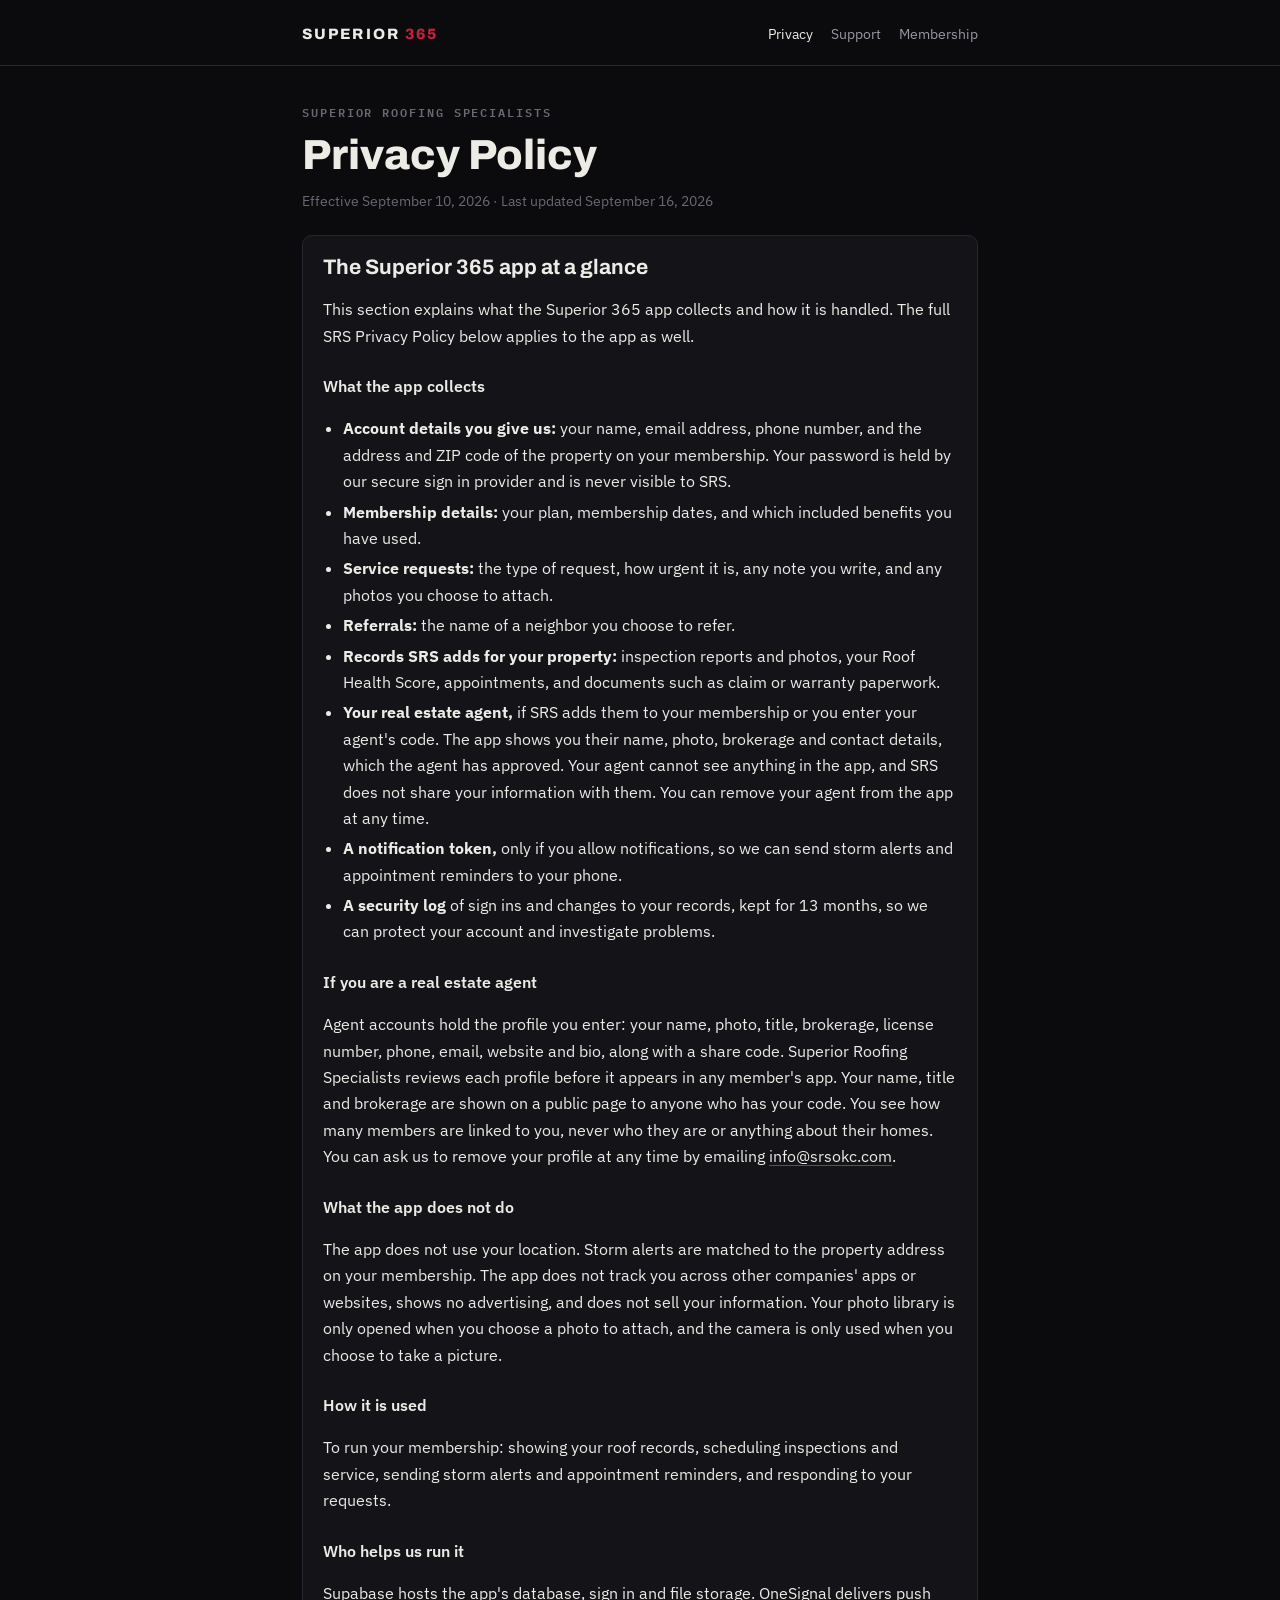
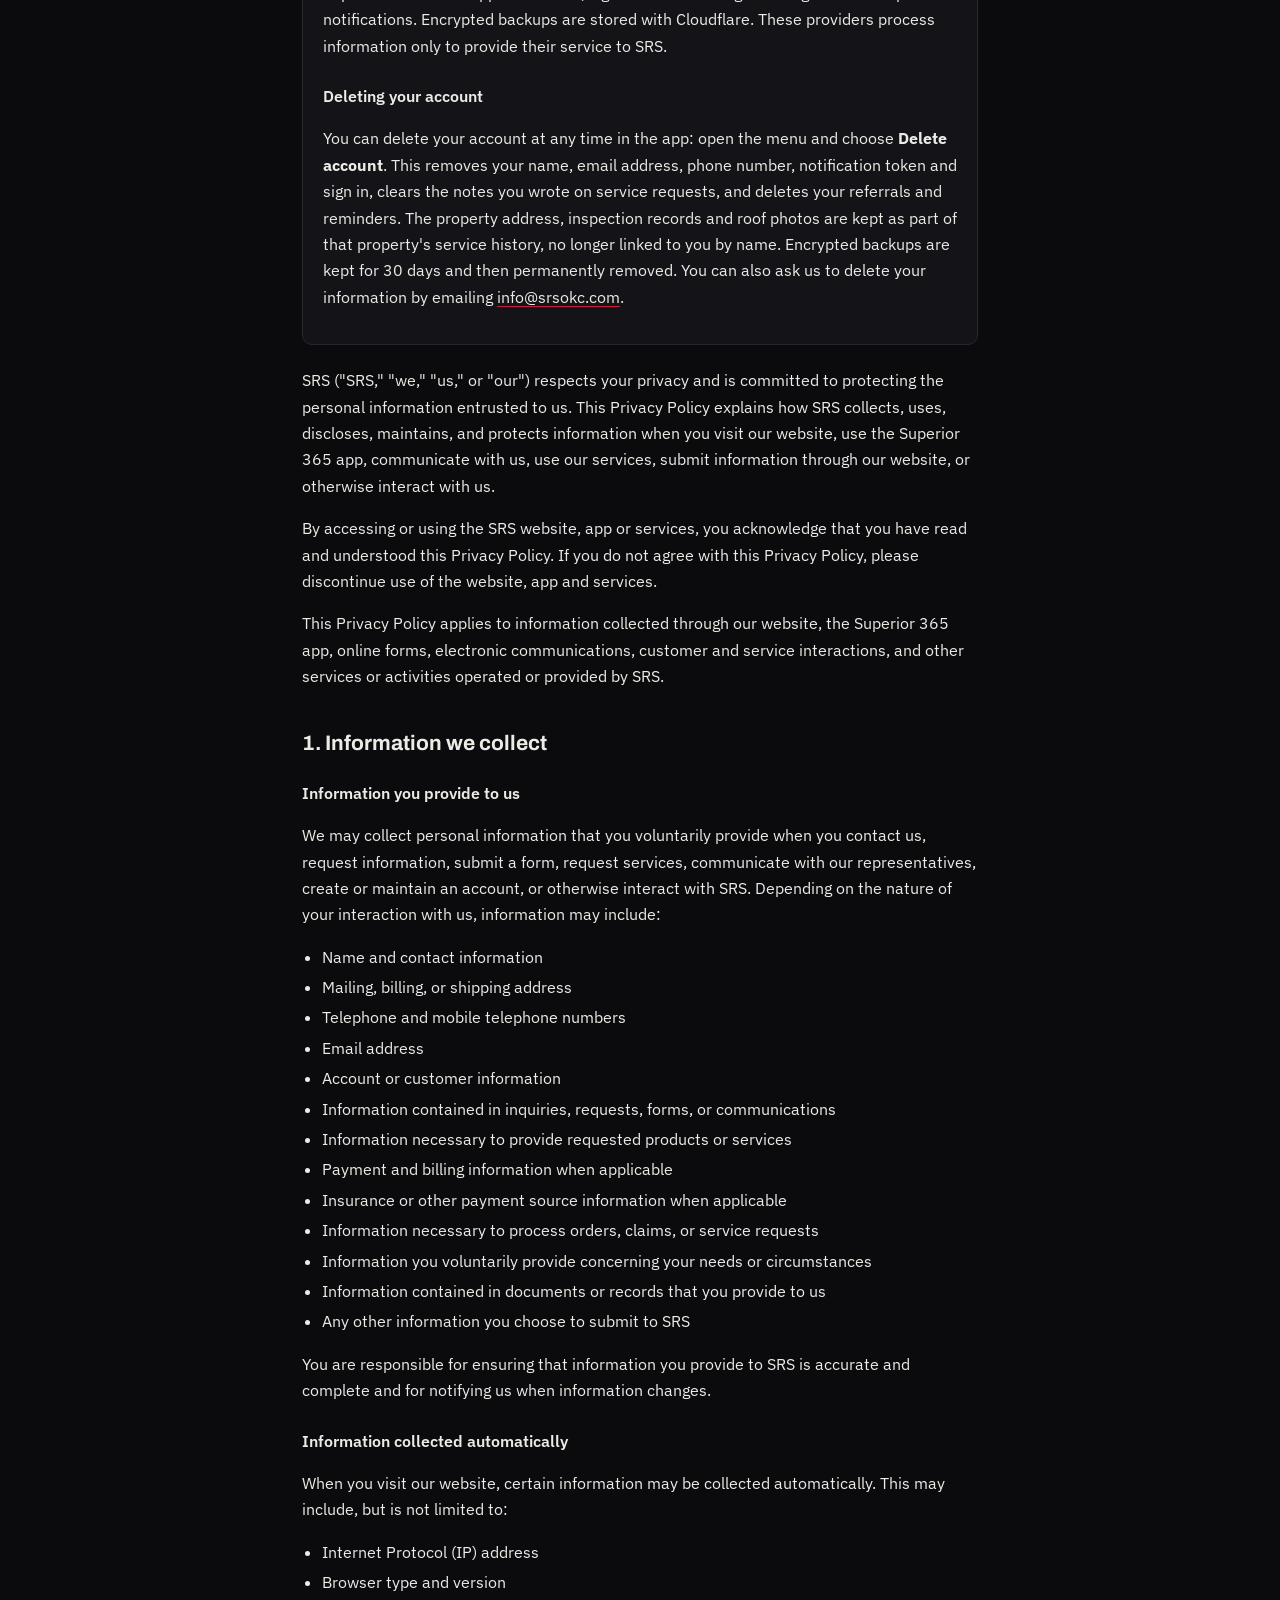
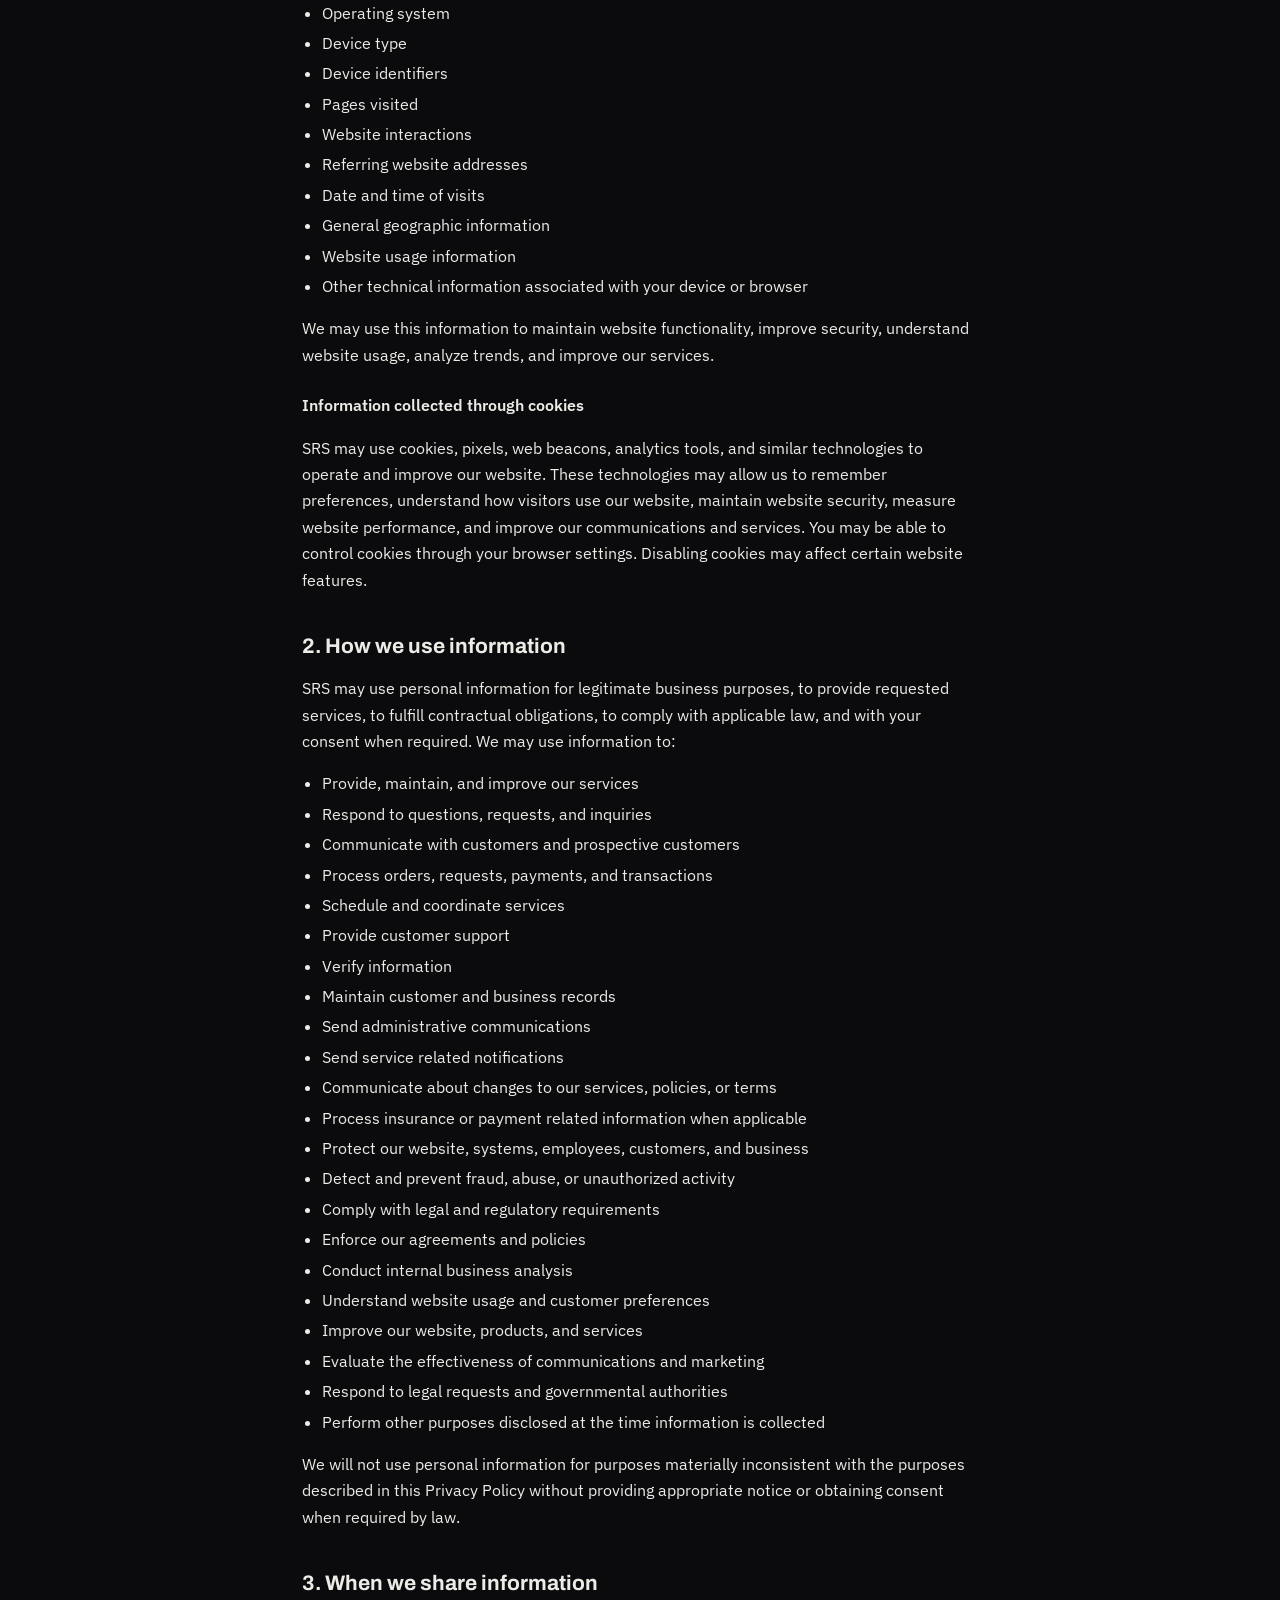
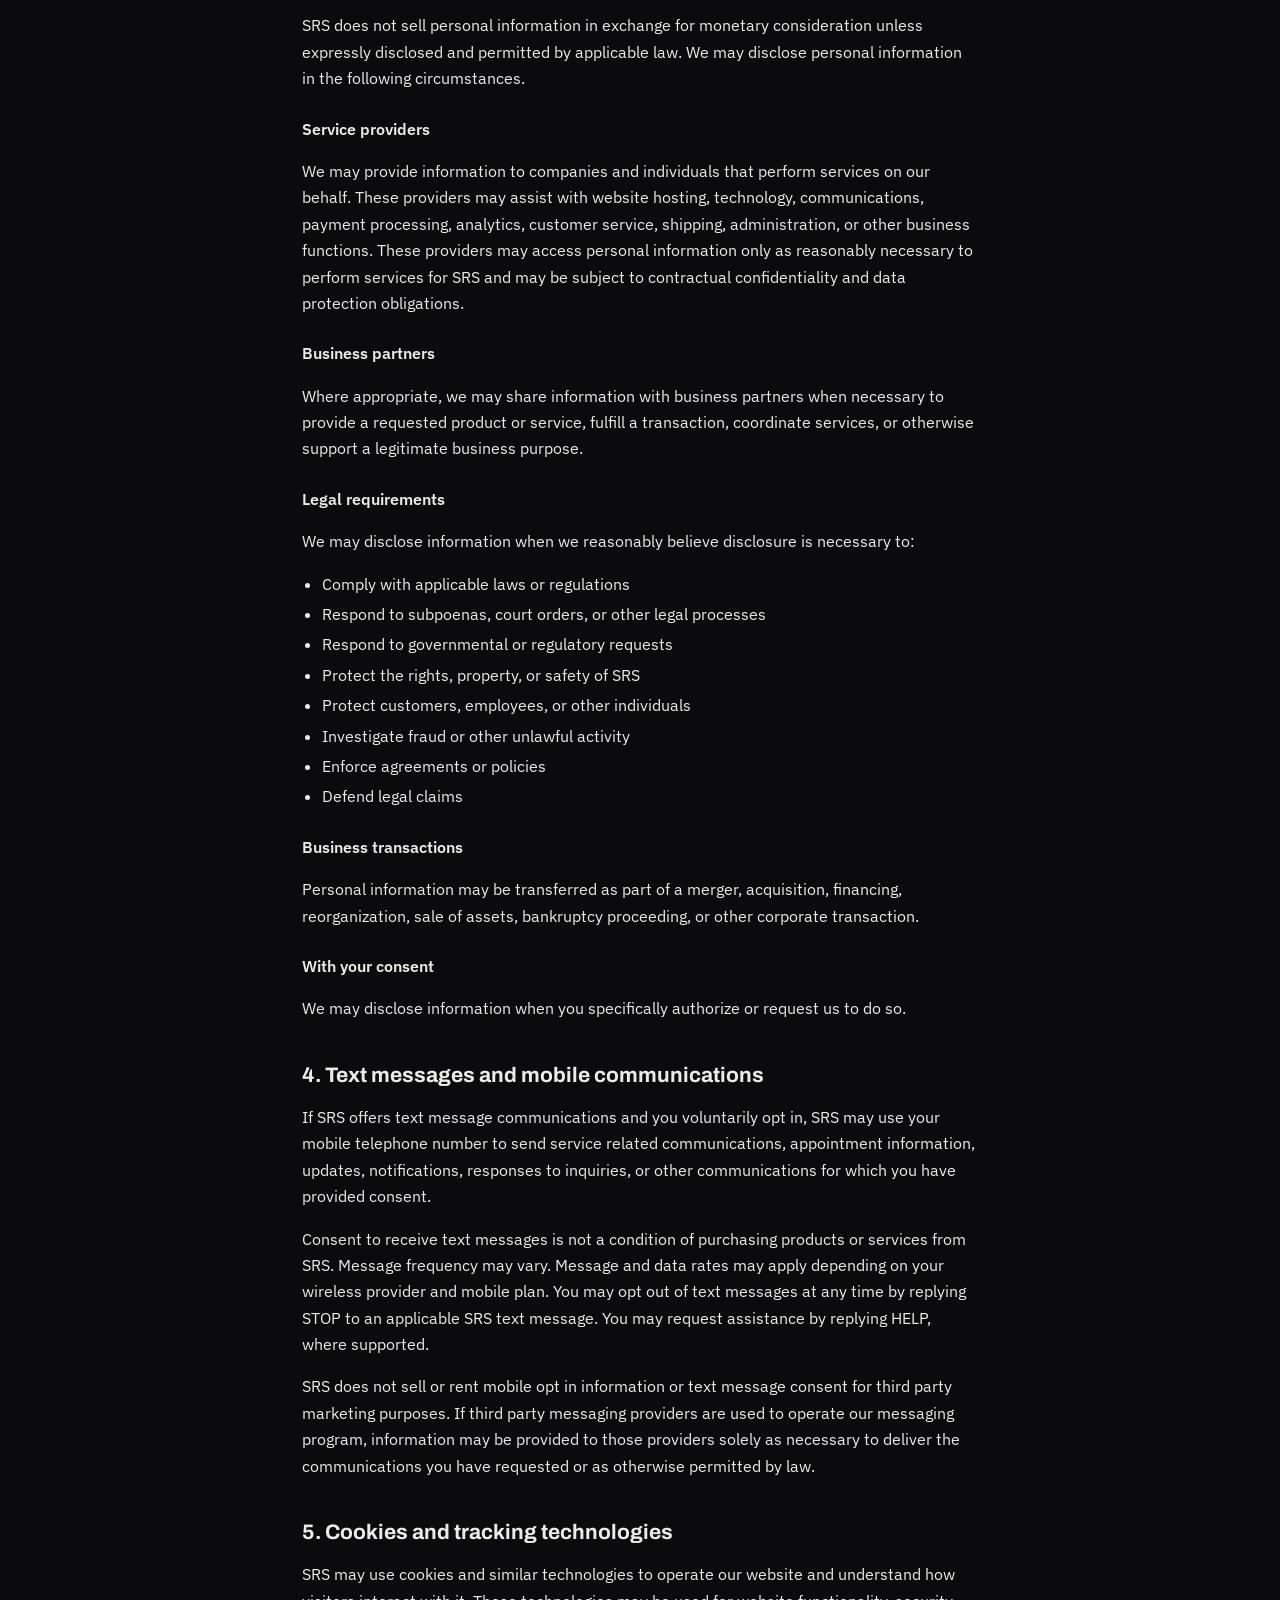
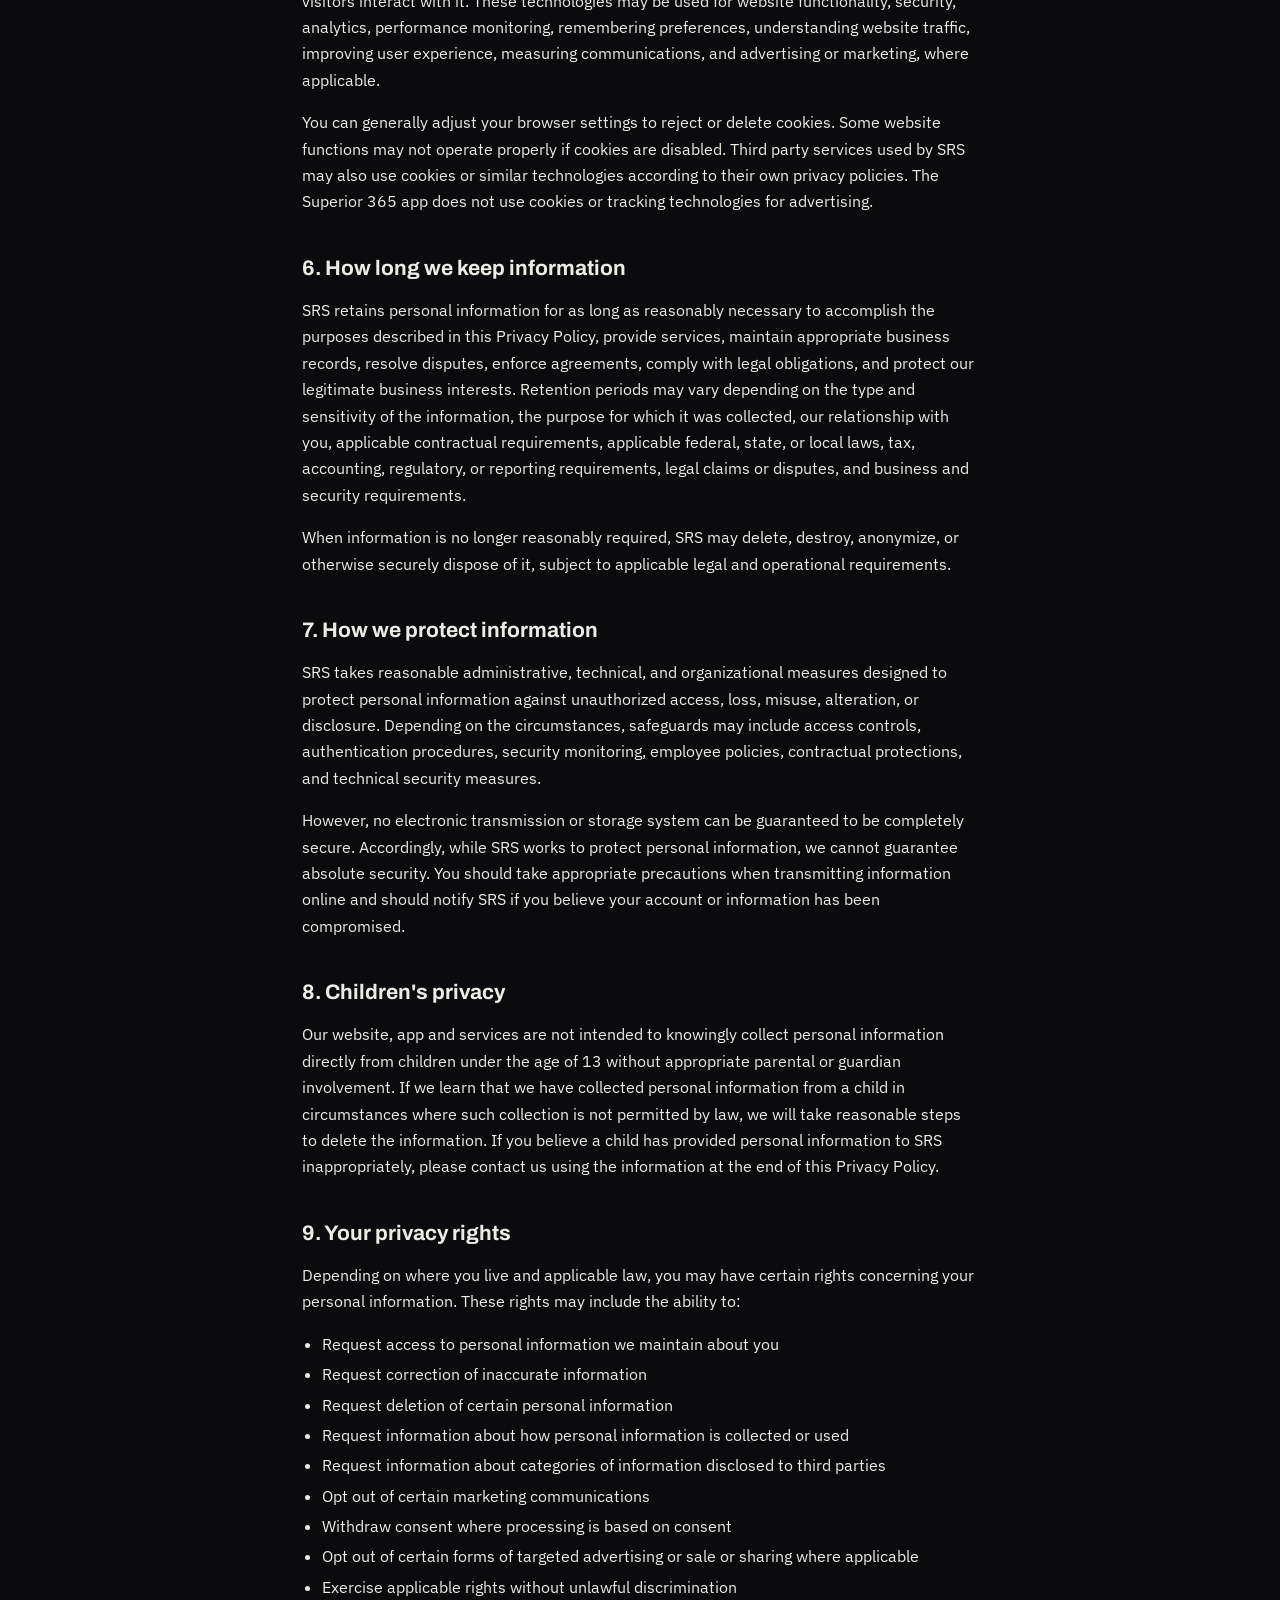
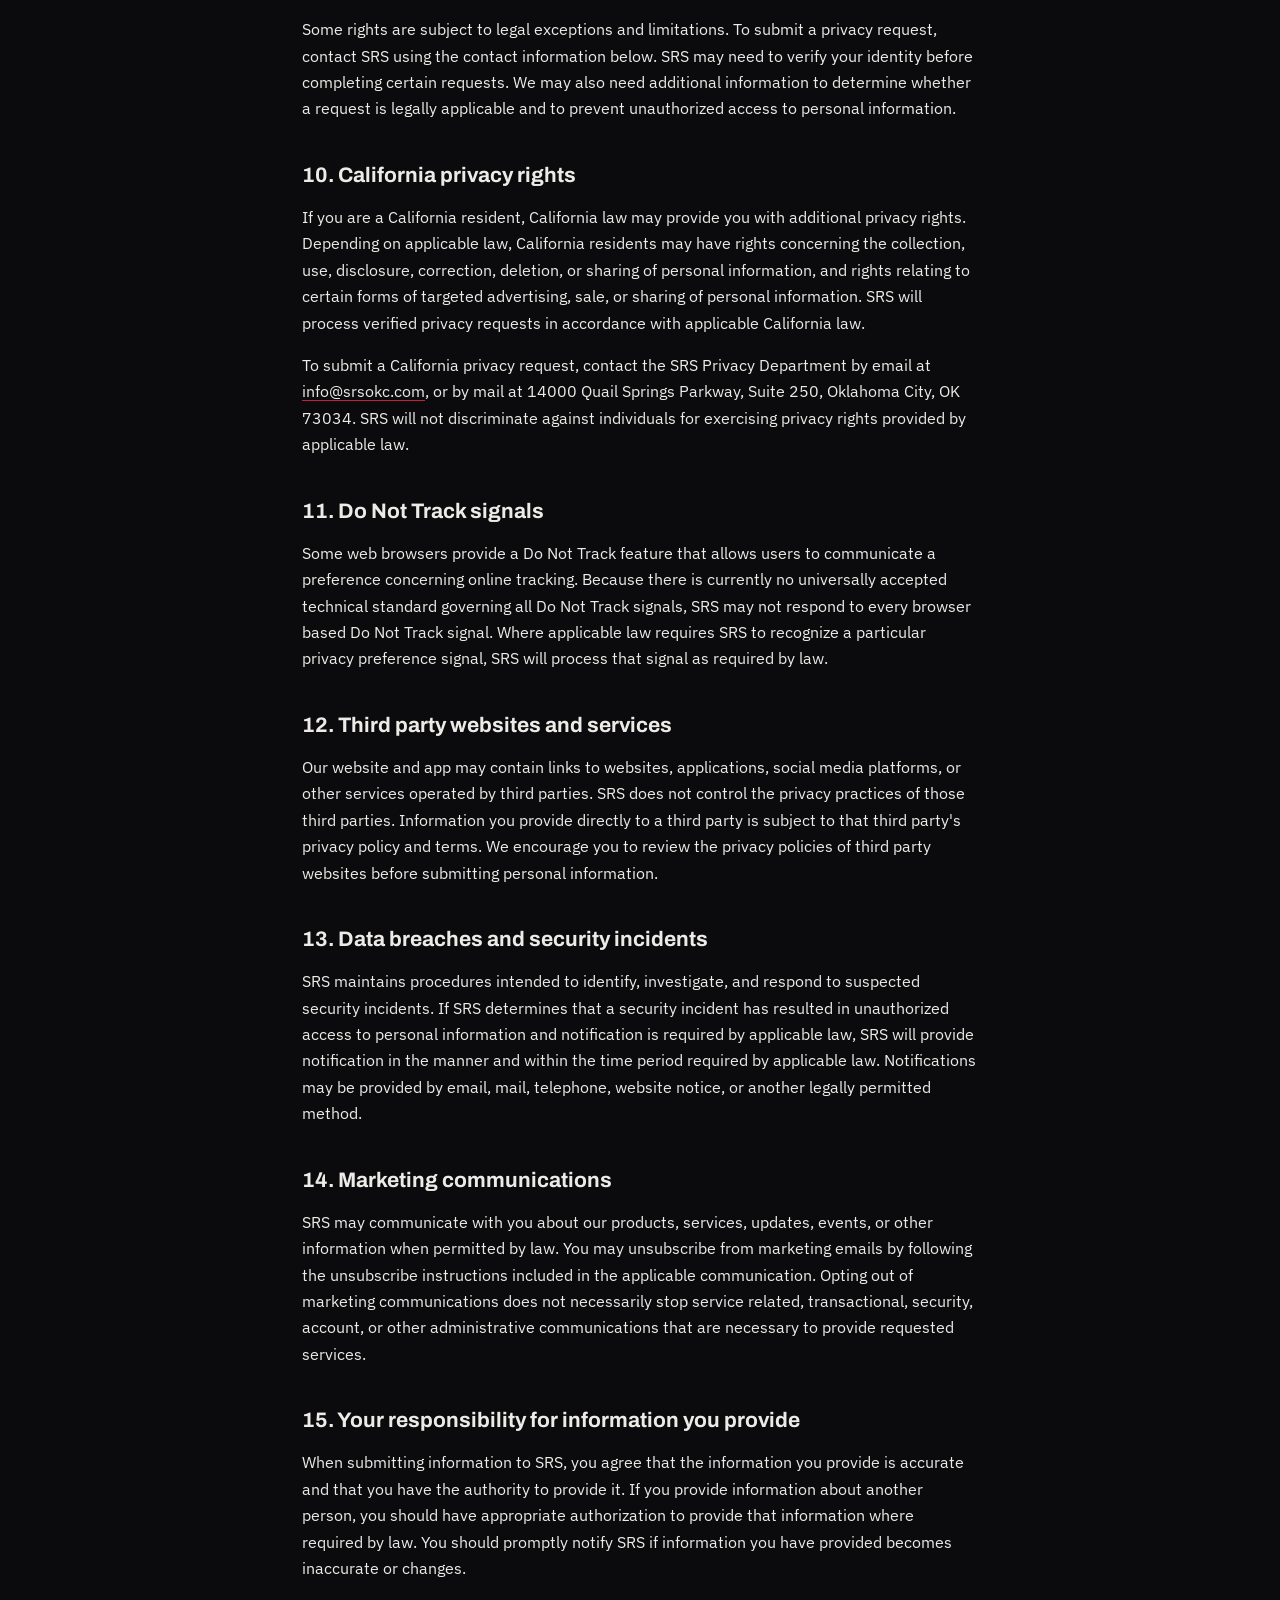
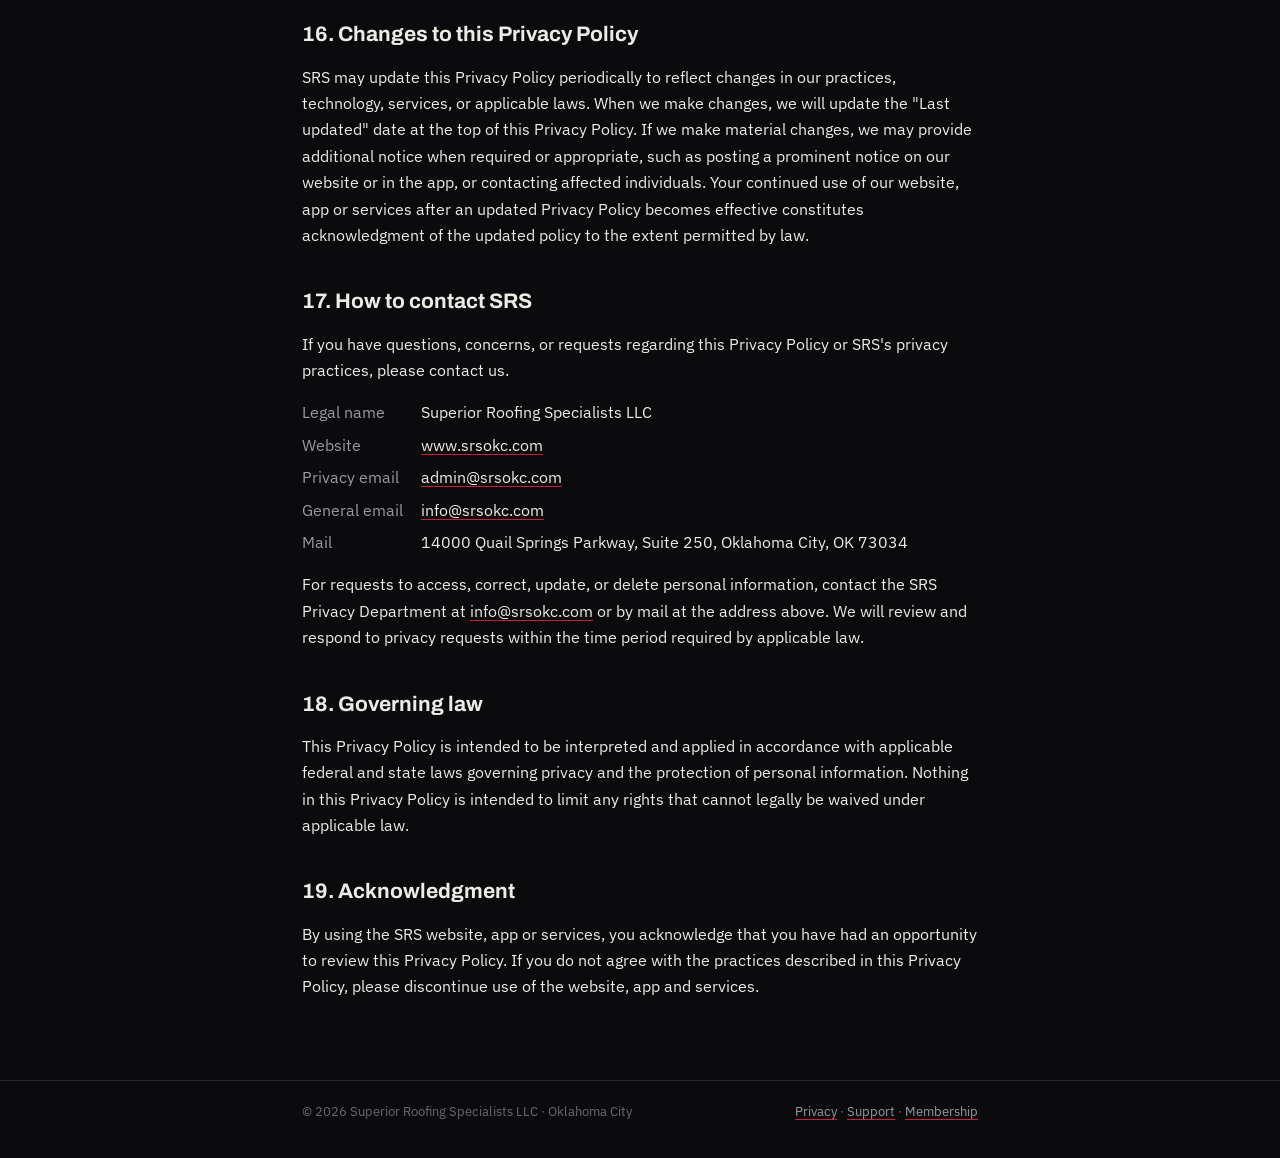
<file: privacy.html>
<!doctype html>
<html lang="en">
<head>
<meta charset="utf-8">
<meta name="viewport" content="width=device-width, initial-scale=1">
<title>Privacy Policy · Superior 365</title>
<meta name="description" content="How Superior Roofing Specialists collects, uses and protects information, including in the Superior 365 app.">
<link rel="preconnect" href="https://fonts.googleapis.com"><link rel="preconnect" href="https://fonts.gstatic.com" crossorigin>
<link href="https://fonts.googleapis.com/css2?family=Archivo:wght@700;800&family=IBM+Plex+Mono:wght@600&family=IBM+Plex+Sans:wght@400;600&display=swap" rel="stylesheet">
<link rel="stylesheet" href="style.css">
</head>
<body>
<header><div class="wrap">
  <a class="mark" href="./">Superior <span>365</span></a>
  <nav aria-label="Pages"><a href="privacy.html" aria-current="page">Privacy</a><a href="support.html">Support</a><a href="membership.html">Membership</a></nav>
</div></header>
<main><div class="wrap">
<p class="eyebrow">Superior Roofing Specialists</p>
<h1>Privacy Policy</h1>
<p class="meta">Effective September 10, 2026 · Last updated September 16, 2026</p>

<div class="panel">
<h2>The Superior 365 app at a glance</h2>
<p>This section explains what the Superior 365 app collects and how it is handled. The full SRS Privacy Policy below applies to the app as well.</p>

<h3>What the app collects</h3>
<ul>
<li><strong>Account details you give us:</strong> your name, email address, phone number, and the address and ZIP code of the property on your membership. Your password is held by our secure sign in provider and is never visible to SRS.</li>
<li><strong>Membership details:</strong> your plan, membership dates, and which included benefits you have used.</li>
<li><strong>Service requests:</strong> the type of request, how urgent it is, any note you write, and any photos you choose to attach.</li>
<li><strong>Referrals:</strong> the name of a neighbor you choose to refer.</li>
<li><strong>Records SRS adds for your property:</strong> inspection reports and photos, your Roof Health Score, appointments, and documents such as claim or warranty paperwork.</li>
<li><strong>Your real estate agent,</strong> if SRS adds them to your membership or you enter your agent's code. The app shows you their name, photo, brokerage and contact details, which the agent has approved. Your agent cannot see anything in the app, and SRS does not share your information with them. You can remove your agent from the app at any time.</li>
<li><strong>A notification token,</strong> only if you allow notifications, so we can send storm alerts and appointment reminders to your phone.</li>
<li><strong>A security log</strong> of sign ins and changes to your records, kept for 13 months, so we can protect your account and investigate problems.</li>
</ul>

<h3>If you are a real estate agent</h3>
<p>Agent accounts hold the profile you enter: your name, photo, title, brokerage, license number, phone, email, website and bio, along with a share code. Superior Roofing Specialists reviews each profile before it appears in any member's app. Your name, title and brokerage are shown on a public page to anyone who has your code. You see how many members are linked to you, never who they are or anything about their homes. You can ask us to remove your profile at any time by emailing <a href="mailto:info@srsokc.com">info@srsokc.com</a>.</p>

<h3>What the app does not do</h3>
<p>The app does not use your location. Storm alerts are matched to the property address on your membership. The app does not track you across other companies' apps or websites, shows no advertising, and does not sell your information. Your photo library is only opened when you choose a photo to attach, and the camera is only used when you choose to take a picture.</p>

<h3>How it is used</h3>
<p>To run your membership: showing your roof records, scheduling inspections and service, sending storm alerts and appointment reminders, and responding to your requests.</p>

<h3>Who helps us run it</h3>
<p>Supabase hosts the app's database, sign in and file storage. OneSignal delivers push notifications. Encrypted backups are stored with Cloudflare. These providers process information only to provide their service to SRS.</p>

<h3>Deleting your account</h3>
<p>You can delete your account at any time in the app: open the menu and choose <strong>Delete account</strong>. This removes your name, email address, phone number, notification token and sign in, clears the notes you wrote on service requests, and deletes your referrals and reminders. The property address, inspection records and roof photos are kept as part of that property's service history, no longer linked to you by name. Encrypted backups are kept for 30 days and then permanently removed. You can also ask us to delete your information by emailing <a href="mailto:info@srsokc.com">info@srsokc.com</a>.</p>
</div>

<p>SRS ("SRS," "we," "us," or "our") respects your privacy and is committed to protecting the personal information entrusted to us. This Privacy Policy explains how SRS collects, uses, discloses, maintains, and protects information when you visit our website, use the Superior 365 app, communicate with us, use our services, submit information through our website, or otherwise interact with us.</p>
<p>By accessing or using the SRS website, app or services, you acknowledge that you have read and understood this Privacy Policy. If you do not agree with this Privacy Policy, please discontinue use of the website, app and services.</p>
<p>This Privacy Policy applies to information collected through our website, the Superior 365 app, online forms, electronic communications, customer and service interactions, and other services or activities operated or provided by SRS.</p>

<h2>1. Information we collect</h2>
<h3>Information you provide to us</h3>
<p>We may collect personal information that you voluntarily provide when you contact us, request information, submit a form, request services, communicate with our representatives, create or maintain an account, or otherwise interact with SRS. Depending on the nature of your interaction with us, information may include:</p>
<ul>
<li>Name and contact information</li>
<li>Mailing, billing, or shipping address</li>
<li>Telephone and mobile telephone numbers</li>
<li>Email address</li>
<li>Account or customer information</li>
<li>Information contained in inquiries, requests, forms, or communications</li>
<li>Information necessary to provide requested products or services</li>
<li>Payment and billing information when applicable</li>
<li>Insurance or other payment source information when applicable</li>
<li>Information necessary to process orders, claims, or service requests</li>
<li>Information you voluntarily provide concerning your needs or circumstances</li>
<li>Information contained in documents or records that you provide to us</li>
<li>Any other information you choose to submit to SRS</li>
</ul>
<p>You are responsible for ensuring that information you provide to SRS is accurate and complete and for notifying us when information changes.</p>
<h3>Information collected automatically</h3>
<p>When you visit our website, certain information may be collected automatically. This may include, but is not limited to:</p>
<ul>
<li>Internet Protocol (IP) address</li>
<li>Browser type and version</li>
<li>Operating system</li>
<li>Device type</li>
<li>Device identifiers</li>
<li>Pages visited</li>
<li>Website interactions</li>
<li>Referring website addresses</li>
<li>Date and time of visits</li>
<li>General geographic information</li>
<li>Website usage information</li>
<li>Other technical information associated with your device or browser</li>
</ul>
<p>We may use this information to maintain website functionality, improve security, understand website usage, analyze trends, and improve our services.</p>
<h3>Information collected through cookies</h3>
<p>SRS may use cookies, pixels, web beacons, analytics tools, and similar technologies to operate and improve our website. These technologies may allow us to remember preferences, understand how visitors use our website, maintain website security, measure website performance, and improve our communications and services. You may be able to control cookies through your browser settings. Disabling cookies may affect certain website features.</p>

<h2>2. How we use information</h2>
<p>SRS may use personal information for legitimate business purposes, to provide requested services, to fulfill contractual obligations, to comply with applicable law, and with your consent when required. We may use information to:</p>
<ul>
<li>Provide, maintain, and improve our services</li>
<li>Respond to questions, requests, and inquiries</li>
<li>Communicate with customers and prospective customers</li>
<li>Process orders, requests, payments, and transactions</li>
<li>Schedule and coordinate services</li>
<li>Provide customer support</li>
<li>Verify information</li>
<li>Maintain customer and business records</li>
<li>Send administrative communications</li>
<li>Send service related notifications</li>
<li>Communicate about changes to our services, policies, or terms</li>
<li>Process insurance or payment related information when applicable</li>
<li>Protect our website, systems, employees, customers, and business</li>
<li>Detect and prevent fraud, abuse, or unauthorized activity</li>
<li>Comply with legal and regulatory requirements</li>
<li>Enforce our agreements and policies</li>
<li>Conduct internal business analysis</li>
<li>Understand website usage and customer preferences</li>
<li>Improve our website, products, and services</li>
<li>Evaluate the effectiveness of communications and marketing</li>
<li>Respond to legal requests and governmental authorities</li>
<li>Perform other purposes disclosed at the time information is collected</li>
</ul>
<p>We will not use personal information for purposes materially inconsistent with the purposes described in this Privacy Policy without providing appropriate notice or obtaining consent when required by law.</p>

<h2>3. When we share information</h2>
<p>SRS does not sell personal information in exchange for monetary consideration unless expressly disclosed and permitted by applicable law. We may disclose personal information in the following circumstances.</p>
<h3>Service providers</h3>
<p>We may provide information to companies and individuals that perform services on our behalf. These providers may assist with website hosting, technology, communications, payment processing, analytics, customer service, shipping, administration, or other business functions. These providers may access personal information only as reasonably necessary to perform services for SRS and may be subject to contractual confidentiality and data protection obligations.</p>
<h3>Business partners</h3>
<p>Where appropriate, we may share information with business partners when necessary to provide a requested product or service, fulfill a transaction, coordinate services, or otherwise support a legitimate business purpose.</p>
<h3>Legal requirements</h3>
<p>We may disclose information when we reasonably believe disclosure is necessary to:</p>
<ul>
<li>Comply with applicable laws or regulations</li>
<li>Respond to subpoenas, court orders, or other legal processes</li>
<li>Respond to governmental or regulatory requests</li>
<li>Protect the rights, property, or safety of SRS</li>
<li>Protect customers, employees, or other individuals</li>
<li>Investigate fraud or other unlawful activity</li>
<li>Enforce agreements or policies</li>
<li>Defend legal claims</li>
</ul>
<h3>Business transactions</h3>
<p>Personal information may be transferred as part of a merger, acquisition, financing, reorganization, sale of assets, bankruptcy proceeding, or other corporate transaction.</p>
<h3>With your consent</h3>
<p>We may disclose information when you specifically authorize or request us to do so.</p>

<h2>4. Text messages and mobile communications</h2>
<p>If SRS offers text message communications and you voluntarily opt in, SRS may use your mobile telephone number to send service related communications, appointment information, updates, notifications, responses to inquiries, or other communications for which you have provided consent.</p>
<p>Consent to receive text messages is not a condition of purchasing products or services from SRS. Message frequency may vary. Message and data rates may apply depending on your wireless provider and mobile plan. You may opt out of text messages at any time by replying STOP to an applicable SRS text message. You may request assistance by replying HELP, where supported.</p>
<p>SRS does not sell or rent mobile opt in information or text message consent for third party marketing purposes. If third party messaging providers are used to operate our messaging program, information may be provided to those providers solely as necessary to deliver the communications you have requested or as otherwise permitted by law.</p>

<h2>5. Cookies and tracking technologies</h2>
<p>SRS may use cookies and similar technologies to operate our website and understand how visitors interact with it. These technologies may be used for website functionality, security, analytics, performance monitoring, remembering preferences, understanding website traffic, improving user experience, measuring communications, and advertising or marketing, where applicable.</p>
<p>You can generally adjust your browser settings to reject or delete cookies. Some website functions may not operate properly if cookies are disabled. Third party services used by SRS may also use cookies or similar technologies according to their own privacy policies. The Superior 365 app does not use cookies or tracking technologies for advertising.</p>

<h2>6. How long we keep information</h2>
<p>SRS retains personal information for as long as reasonably necessary to accomplish the purposes described in this Privacy Policy, provide services, maintain appropriate business records, resolve disputes, enforce agreements, comply with legal obligations, and protect our legitimate business interests. Retention periods may vary depending on the type and sensitivity of the information, the purpose for which it was collected, our relationship with you, applicable contractual requirements, applicable federal, state, or local laws, tax, accounting, regulatory, or reporting requirements, legal claims or disputes, and business and security requirements.</p>
<p>When information is no longer reasonably required, SRS may delete, destroy, anonymize, or otherwise securely dispose of it, subject to applicable legal and operational requirements.</p>

<h2>7. How we protect information</h2>
<p>SRS takes reasonable administrative, technical, and organizational measures designed to protect personal information against unauthorized access, loss, misuse, alteration, or disclosure. Depending on the circumstances, safeguards may include access controls, authentication procedures, security monitoring, employee policies, contractual protections, and technical security measures.</p>
<p>However, no electronic transmission or storage system can be guaranteed to be completely secure. Accordingly, while SRS works to protect personal information, we cannot guarantee absolute security. You should take appropriate precautions when transmitting information online and should notify SRS if you believe your account or information has been compromised.</p>

<h2>8. Children's privacy</h2>
<p>Our website, app and services are not intended to knowingly collect personal information directly from children under the age of 13 without appropriate parental or guardian involvement. If we learn that we have collected personal information from a child in circumstances where such collection is not permitted by law, we will take reasonable steps to delete the information. If you believe a child has provided personal information to SRS inappropriately, please contact us using the information at the end of this Privacy Policy.</p>

<h2>9. Your privacy rights</h2>
<p>Depending on where you live and applicable law, you may have certain rights concerning your personal information. These rights may include the ability to:</p>
<ul>
<li>Request access to personal information we maintain about you</li>
<li>Request correction of inaccurate information</li>
<li>Request deletion of certain personal information</li>
<li>Request information about how personal information is collected or used</li>
<li>Request information about categories of information disclosed to third parties</li>
<li>Opt out of certain marketing communications</li>
<li>Withdraw consent where processing is based on consent</li>
<li>Opt out of certain forms of targeted advertising or sale or sharing where applicable</li>
<li>Exercise applicable rights without unlawful discrimination</li>
</ul>
<p>Some rights are subject to legal exceptions and limitations. To submit a privacy request, contact SRS using the contact information below. SRS may need to verify your identity before completing certain requests. We may also need additional information to determine whether a request is legally applicable and to prevent unauthorized access to personal information.</p>

<h2>10. California privacy rights</h2>
<p>If you are a California resident, California law may provide you with additional privacy rights. Depending on applicable law, California residents may have rights concerning the collection, use, disclosure, correction, deletion, or sharing of personal information, and rights relating to certain forms of targeted advertising, sale, or sharing of personal information. SRS will process verified privacy requests in accordance with applicable California law.</p>
<p>To submit a California privacy request, contact the SRS Privacy Department by email at <a href="mailto:info@srsokc.com">info@srsokc.com</a>, or by mail at 14000 Quail Springs Parkway, Suite 250, Oklahoma City, OK 73034. SRS will not discriminate against individuals for exercising privacy rights provided by applicable law.</p>

<h2>11. Do Not Track signals</h2>
<p>Some web browsers provide a Do Not Track feature that allows users to communicate a preference concerning online tracking. Because there is currently no universally accepted technical standard governing all Do Not Track signals, SRS may not respond to every browser based Do Not Track signal. Where applicable law requires SRS to recognize a particular privacy preference signal, SRS will process that signal as required by law.</p>

<h2>12. Third party websites and services</h2>
<p>Our website and app may contain links to websites, applications, social media platforms, or other services operated by third parties. SRS does not control the privacy practices of those third parties. Information you provide directly to a third party is subject to that third party's privacy policy and terms. We encourage you to review the privacy policies of third party websites before submitting personal information.</p>

<h2>13. Data breaches and security incidents</h2>
<p>SRS maintains procedures intended to identify, investigate, and respond to suspected security incidents. If SRS determines that a security incident has resulted in unauthorized access to personal information and notification is required by applicable law, SRS will provide notification in the manner and within the time period required by applicable law. Notifications may be provided by email, mail, telephone, website notice, or another legally permitted method.</p>

<h2>14. Marketing communications</h2>
<p>SRS may communicate with you about our products, services, updates, events, or other information when permitted by law. You may unsubscribe from marketing emails by following the unsubscribe instructions included in the applicable communication. Opting out of marketing communications does not necessarily stop service related, transactional, security, account, or other administrative communications that are necessary to provide requested services.</p>

<h2>15. Your responsibility for information you provide</h2>
<p>When submitting information to SRS, you agree that the information you provide is accurate and that you have the authority to provide it. If you provide information about another person, you should have appropriate authorization to provide that information where required by law. You should promptly notify SRS if information you have provided becomes inaccurate or changes.</p>

<h2>16. Changes to this Privacy Policy</h2>
<p>SRS may update this Privacy Policy periodically to reflect changes in our practices, technology, services, or applicable laws. When we make changes, we will update the "Last updated" date at the top of this Privacy Policy. If we make material changes, we may provide additional notice when required or appropriate, such as posting a prominent notice on our website or in the app, or contacting affected individuals. Your continued use of our website, app or services after an updated Privacy Policy becomes effective constitutes acknowledgment of the updated policy to the extent permitted by law.</p>

<h2>17. How to contact SRS</h2>
<p>If you have questions, concerns, or requests regarding this Privacy Policy or SRS's privacy practices, please contact us.</p>
<dl>
<dt>Legal name</dt><dd>Superior Roofing Specialists LLC</dd>
<dt>Website</dt><dd><a href="https://www.srsokc.com">www.srsokc.com</a></dd>
<dt>Privacy email</dt><dd><a href="mailto:admin@srsokc.com">admin@srsokc.com</a></dd>
<dt>General email</dt><dd><a href="mailto:info@srsokc.com">info@srsokc.com</a></dd>
<dt>Mail</dt><dd>14000 Quail Springs Parkway, Suite 250, Oklahoma City, OK 73034</dd>
</dl>
<p>For requests to access, correct, update, or delete personal information, contact the SRS Privacy Department at <a href="mailto:info@srsokc.com">info@srsokc.com</a> or by mail at the address above. We will review and respond to privacy requests within the time period required by applicable law.</p>

<h2>18. Governing law</h2>
<p>This Privacy Policy is intended to be interpreted and applied in accordance with applicable federal and state laws governing privacy and the protection of personal information. Nothing in this Privacy Policy is intended to limit any rights that cannot legally be waived under applicable law.</p>

<h2>19. Acknowledgment</h2>
<p>By using the SRS website, app or services, you acknowledge that you have had an opportunity to review this Privacy Policy. If you do not agree with the practices described in this Privacy Policy, please discontinue use of the website, app and services.</p>
</div></main>
<footer><div class="wrap">
  <span>© 2026 Superior Roofing Specialists LLC · Oklahoma City</span>
  <span><a href="privacy.html">Privacy</a> · <a href="support.html">Support</a> · <a href="membership.html">Membership</a></span>
</div></footer>
</body>
</html>
</file>
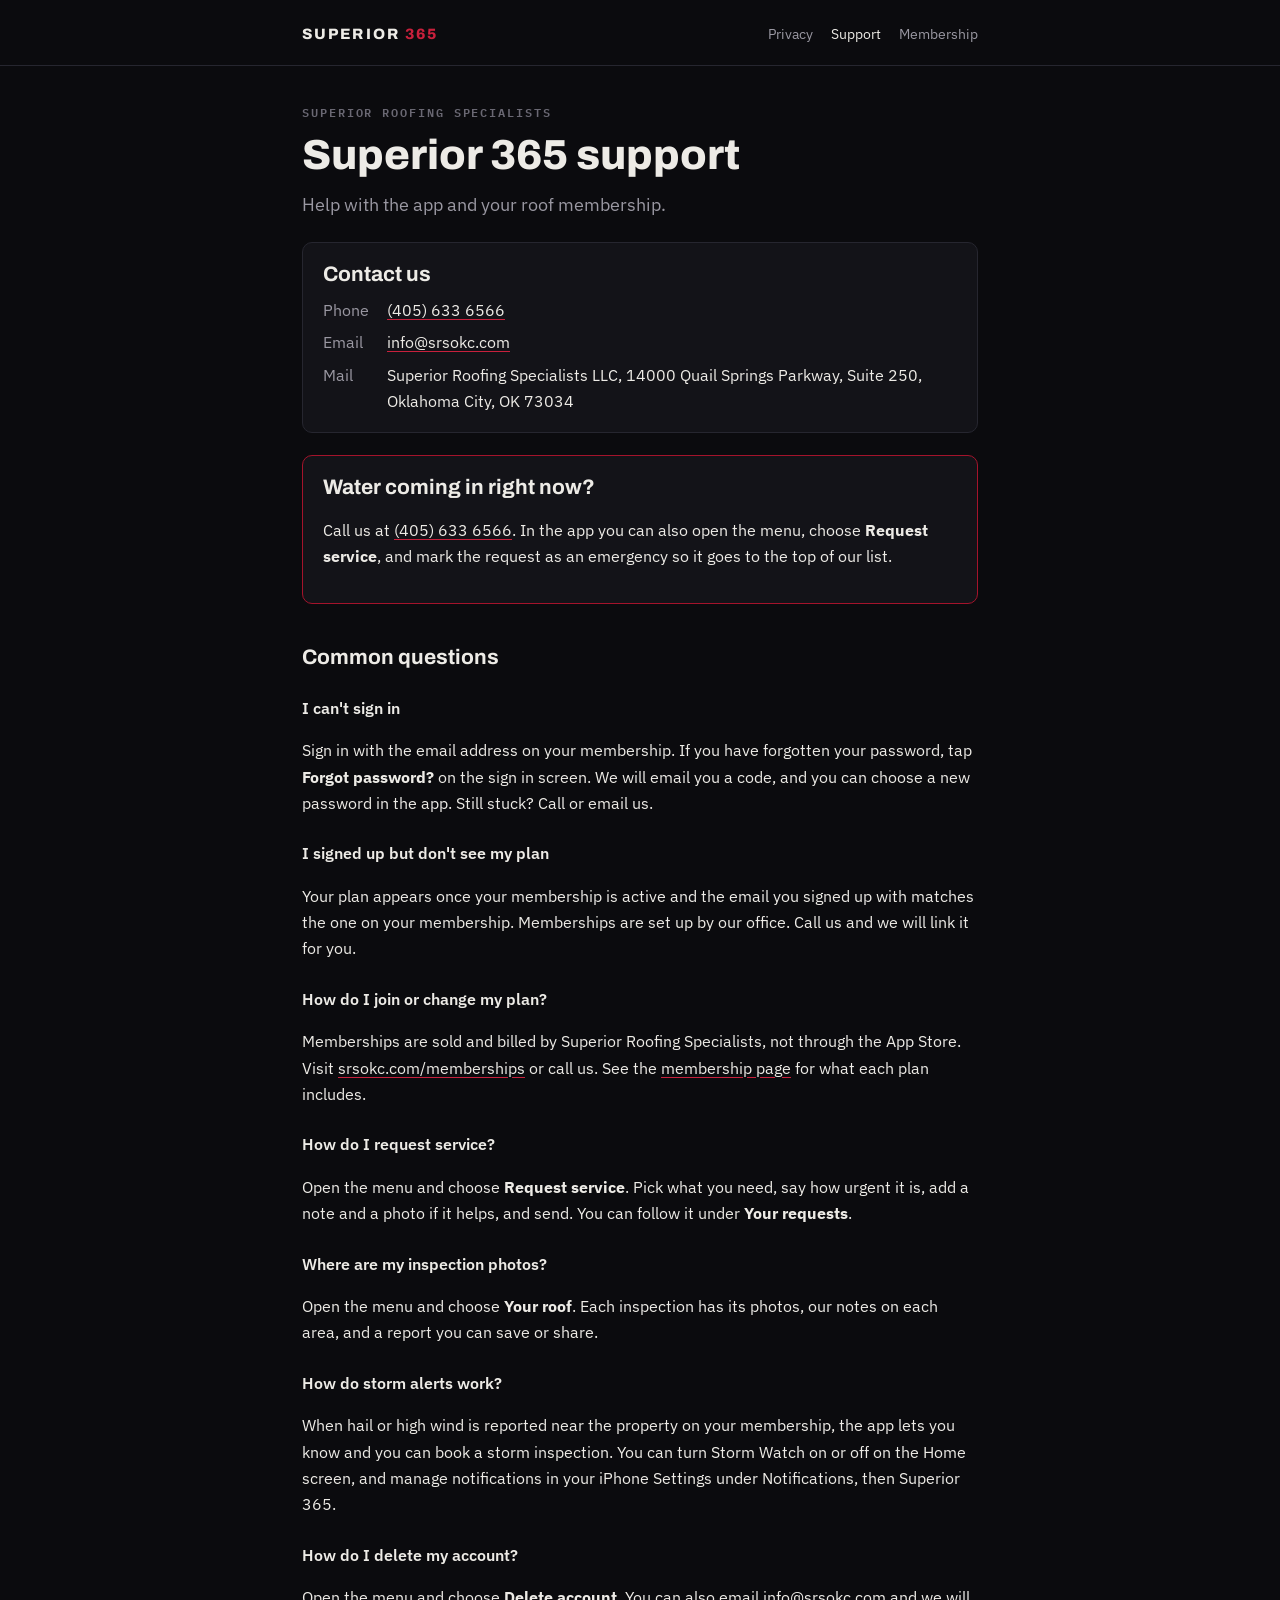
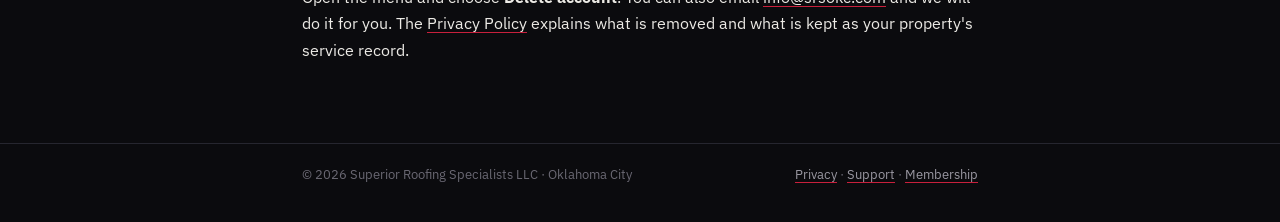
<file: support.html>
<!doctype html>
<html lang="en">
<head>
<meta charset="utf-8">
<meta name="viewport" content="width=device-width, initial-scale=1">
<title>Support · Superior 365</title>
<meta name="description" content="Help with the Superior 365 app and your roof membership from Superior Roofing Specialists.">
<link rel="preconnect" href="https://fonts.googleapis.com"><link rel="preconnect" href="https://fonts.gstatic.com" crossorigin>
<link href="https://fonts.googleapis.com/css2?family=Archivo:wght@700;800&family=IBM+Plex+Mono:wght@600&family=IBM+Plex+Sans:wght@400;600&display=swap" rel="stylesheet">
<link rel="stylesheet" href="style.css">
</head>
<body>
<header><div class="wrap">
  <a class="mark" href="./">Superior <span>365</span></a>
  <nav aria-label="Pages"><a href="privacy.html">Privacy</a><a href="support.html" aria-current="page">Support</a><a href="membership.html">Membership</a></nav>
</div></header>
<main><div class="wrap">
<p class="eyebrow">Superior Roofing Specialists</p>
<h1>Superior 365 support</h1>
<p class="lede">Help with the app and your roof membership.</p>

<div class="panel">
<h2>Contact us</h2>
<dl>
<dt>Phone</dt><dd><a href="tel:+14056336566">(405) 633 6566</a></dd>
<dt>Email</dt><dd><a href="mailto:info@srsokc.com">info@srsokc.com</a></dd>
<dt>Mail</dt><dd>Superior Roofing Specialists LLC, 14000 Quail Springs Parkway, Suite 250, Oklahoma City, OK 73034</dd>
</dl>
</div>

<div class="panel alert">
<h2>Water coming in right now?</h2>
<p>Call us at <a href="tel:+14056336566">(405) 633 6566</a>. In the app you can also open the menu, choose <strong>Request service</strong>, and mark the request as an emergency so it goes to the top of our list.</p>
</div>

<h2>Common questions</h2>

<h3>I can't sign in</h3>
<p>Sign in with the email address on your membership. If you have forgotten your password, tap <strong>Forgot password?</strong> on the sign in screen. We will email you a code, and you can choose a new password in the app. Still stuck? Call or email us.</p>

<h3>I signed up but don't see my plan</h3>
<p>Your plan appears once your membership is active and the email you signed up with matches the one on your membership. Memberships are set up by our office. Call us and we will link it for you.</p>

<h3>How do I join or change my plan?</h3>
<p>Memberships are sold and billed by Superior Roofing Specialists, not through the App Store. Visit <a href="https://srsokc.com/memberships">srsokc.com/memberships</a> or call us. See the <a href="membership.html">membership page</a> for what each plan includes.</p>

<h3>How do I request service?</h3>
<p>Open the menu and choose <strong>Request service</strong>. Pick what you need, say how urgent it is, add a note and a photo if it helps, and send. You can follow it under <strong>Your requests</strong>.</p>

<h3>Where are my inspection photos?</h3>
<p>Open the menu and choose <strong>Your roof</strong>. Each inspection has its photos, our notes on each area, and a report you can save or share.</p>

<h3>How do storm alerts work?</h3>
<p>When hail or high wind is reported near the property on your membership, the app lets you know and you can book a storm inspection. You can turn Storm Watch on or off on the Home screen, and manage notifications in your iPhone Settings under Notifications, then Superior 365.</p>

<h3>How do I delete my account?</h3>
<p>Open the menu and choose <strong>Delete account</strong>. You can also email <a href="mailto:info@srsokc.com">info@srsokc.com</a> and we will do it for you. The <a href="privacy.html">Privacy Policy</a> explains what is removed and what is kept as your property's service record.</p>
</div></main>
<footer><div class="wrap">
  <span>© 2026 Superior Roofing Specialists LLC · Oklahoma City</span>
  <span><a href="privacy.html">Privacy</a> · <a href="support.html">Support</a> · <a href="membership.html">Membership</a></span>
</div></footer>
</body>
</html>
</file>
<file: style.css>
:root{
  --ground:#0B0B0E; --raised:#131318; --line:#26262F;
  --text:#EDEBE6; --muted:#9A98A2; --faint:#6A6873;
  --accent:#C8203C; --accent-deep:#A4132B;
  color-scheme: dark;
}
*{box-sizing:border-box}
html{background:var(--ground)}
body{margin:0;background:var(--ground);color:var(--text);
  font:16px/1.65 "IBM Plex Sans",-apple-system,BlinkMacSystemFont,"Segoe UI",Roboto,Helvetica,Arial,sans-serif;
  -webkit-text-size-adjust:100%}
a{color:var(--text);text-decoration:underline;text-decoration-color:var(--accent);text-underline-offset:3px}
a:hover{color:#fff;text-decoration-thickness:2px}
a:focus-visible{outline:2px solid var(--accent);outline-offset:3px;border-radius:2px}
.wrap{max-width:720px;margin:0 auto;padding:0 22px}
header{border-bottom:1px solid var(--line)}
header .wrap{display:flex;align-items:baseline;justify-content:space-between;gap:16px;padding-top:22px;padding-bottom:18px;flex-wrap:wrap}
.mark{font-family:"Archivo",Helvetica,Arial,sans-serif;font-weight:800;letter-spacing:.14em;text-transform:uppercase;font-size:15px;text-decoration:none}
.mark span{color:var(--accent)}
nav{display:flex;gap:18px;font-size:14px}
nav a{text-decoration:none;color:var(--muted)}
nav a[aria-current="page"],nav a:hover{color:var(--text)}
main .wrap{padding-top:40px;padding-bottom:64px}
.eyebrow{font:600 12px/1 "IBM Plex Mono",ui-monospace,Menlo,monospace;letter-spacing:.16em;text-transform:uppercase;color:var(--faint);margin:0 0 14px}
h1{font-family:"Archivo",Helvetica,Arial,sans-serif;font-weight:800;font-size:clamp(30px,6vw,42px);line-height:1.1;margin:0 0 12px;text-wrap:balance}
h2{font-family:"Archivo",Helvetica,Arial,sans-serif;font-weight:700;font-size:21px;line-height:1.25;margin:40px 0 10px;text-wrap:balance}
h3{font-size:16px;font-weight:600;margin:24px 0 6px}
p,li{color:var(--text)}
.lede{color:var(--muted);font-size:18px;margin:0 0 8px}
.meta{color:var(--faint);font-size:14px;margin:0}
ul{padding-left:20px}
li{margin:4px 0}
hr{border:0;border-top:1px solid var(--line);margin:40px 0}
.panel{background:var(--raised);border:1px solid var(--line);border-radius:10px;padding:18px 20px;margin:22px 0}
.panel h2{margin-top:0}
.panel.alert{border-color:var(--accent-deep)}
.cards{display:grid;gap:14px;grid-template-columns:1fr}
@media (min-width:640px){.cards{grid-template-columns:repeat(3,1fr)}}
.plan{background:var(--raised);border:1px solid var(--line);border-radius:10px;padding:18px}
.plan h3{font-family:"Archivo",Helvetica,Arial,sans-serif;font-size:20px;margin:0}
.plan .tag{color:var(--muted);font-size:14px;margin:2px 0 12px}
.price{font-variant-numeric:tabular-nums;font-weight:600;margin:0 0 10px}
.price small{color:var(--muted);font-weight:400}
.plan ul{font-size:14.5px;padding-left:18px;margin:0}
dl{display:grid;grid-template-columns:max-content 1fr;gap:6px 18px;margin:0}
dt{color:var(--muted)}
dd{margin:0}
footer{border-top:1px solid var(--line)}
footer .wrap{padding-top:20px;padding-bottom:36px;color:var(--faint);font-size:13px;display:flex;flex-wrap:wrap;gap:8px 18px;justify-content:space-between}
footer a{color:var(--muted)}
@media (prefers-reduced-motion:reduce){*{transition:none!important;animation:none!important}}
</file>
